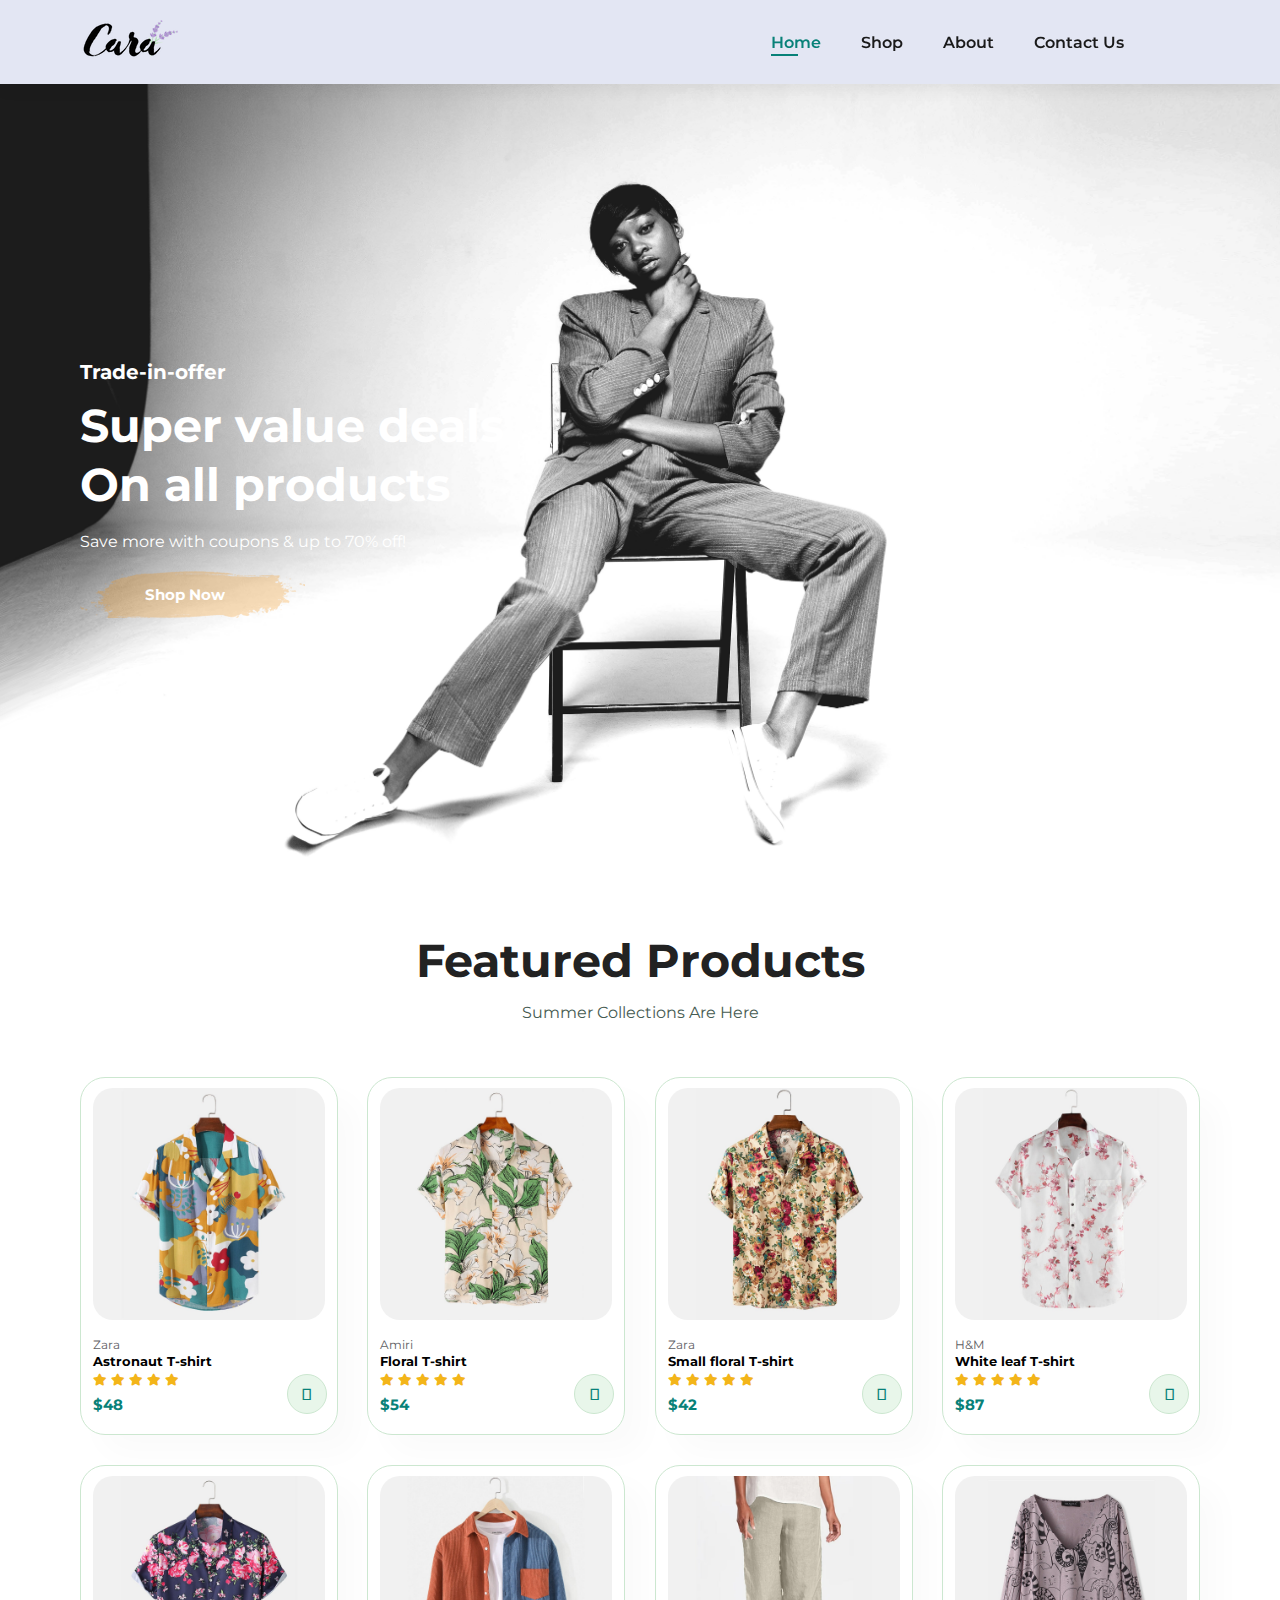
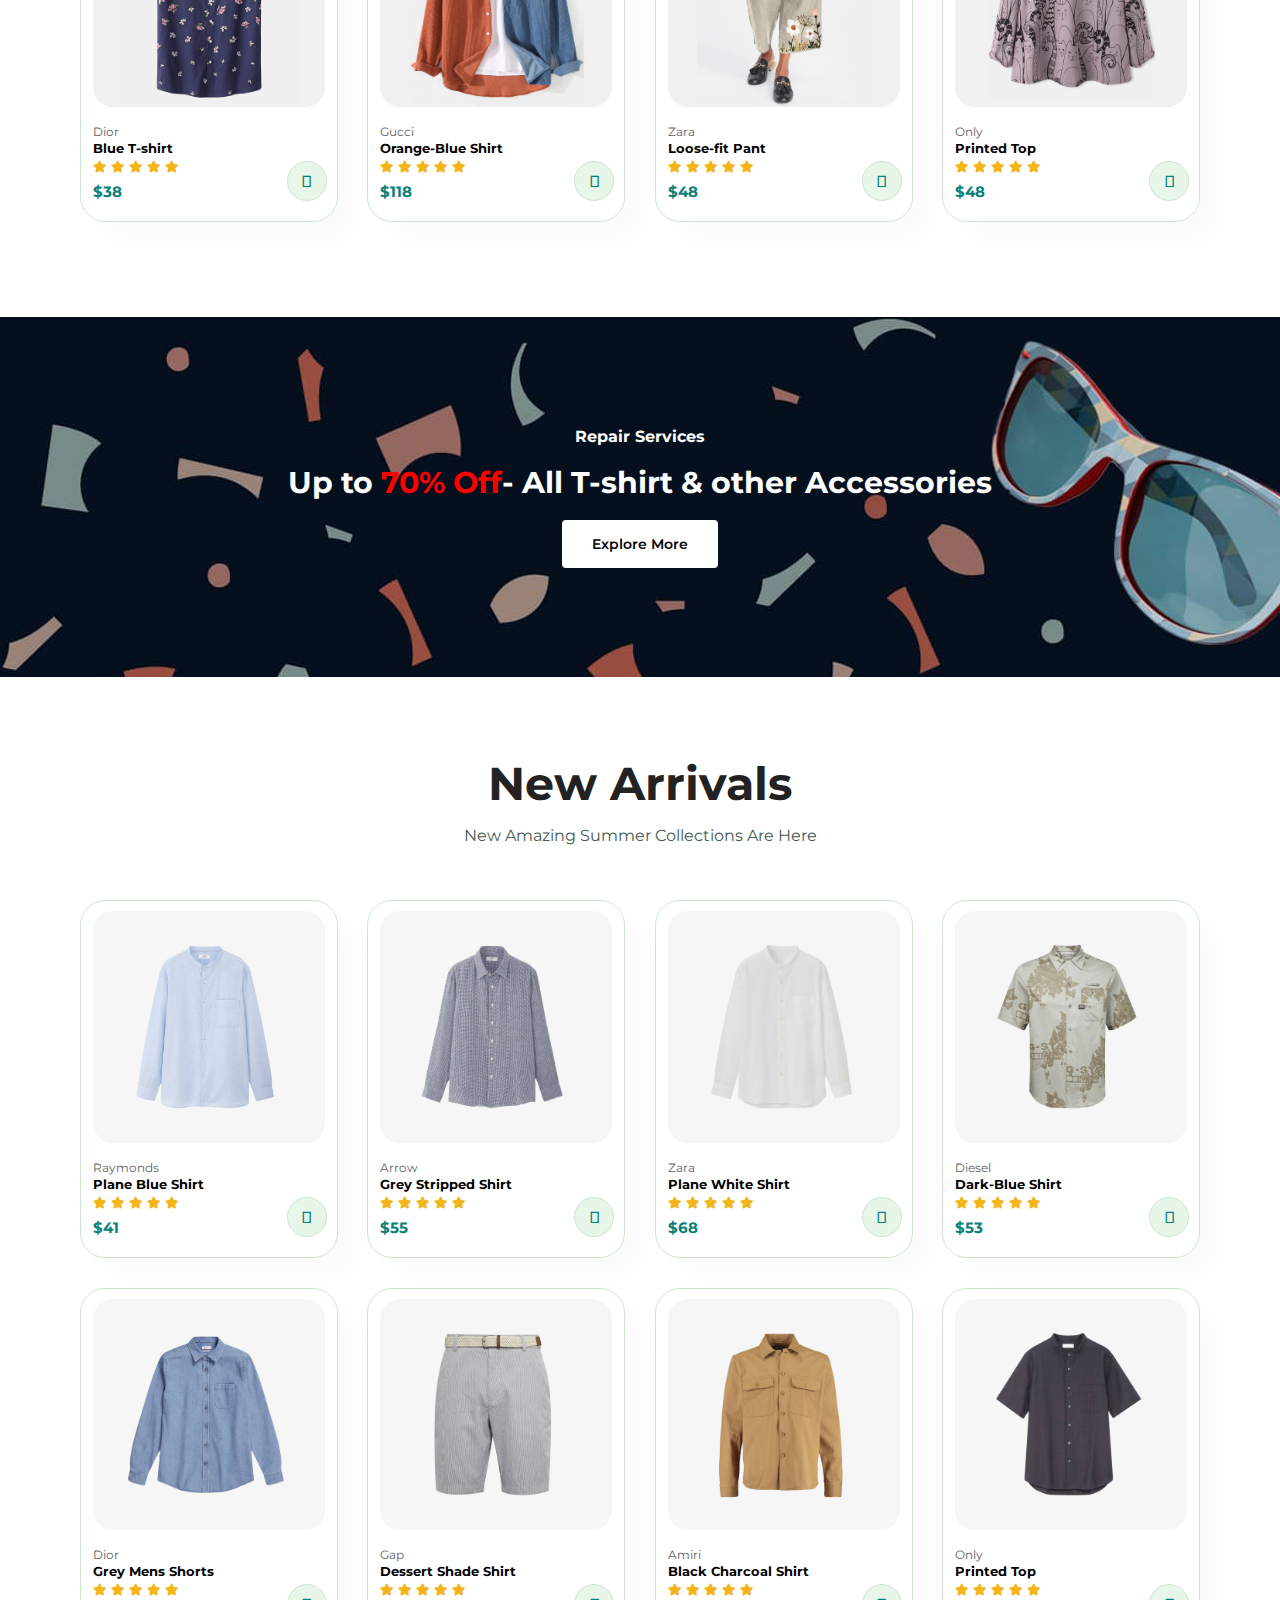
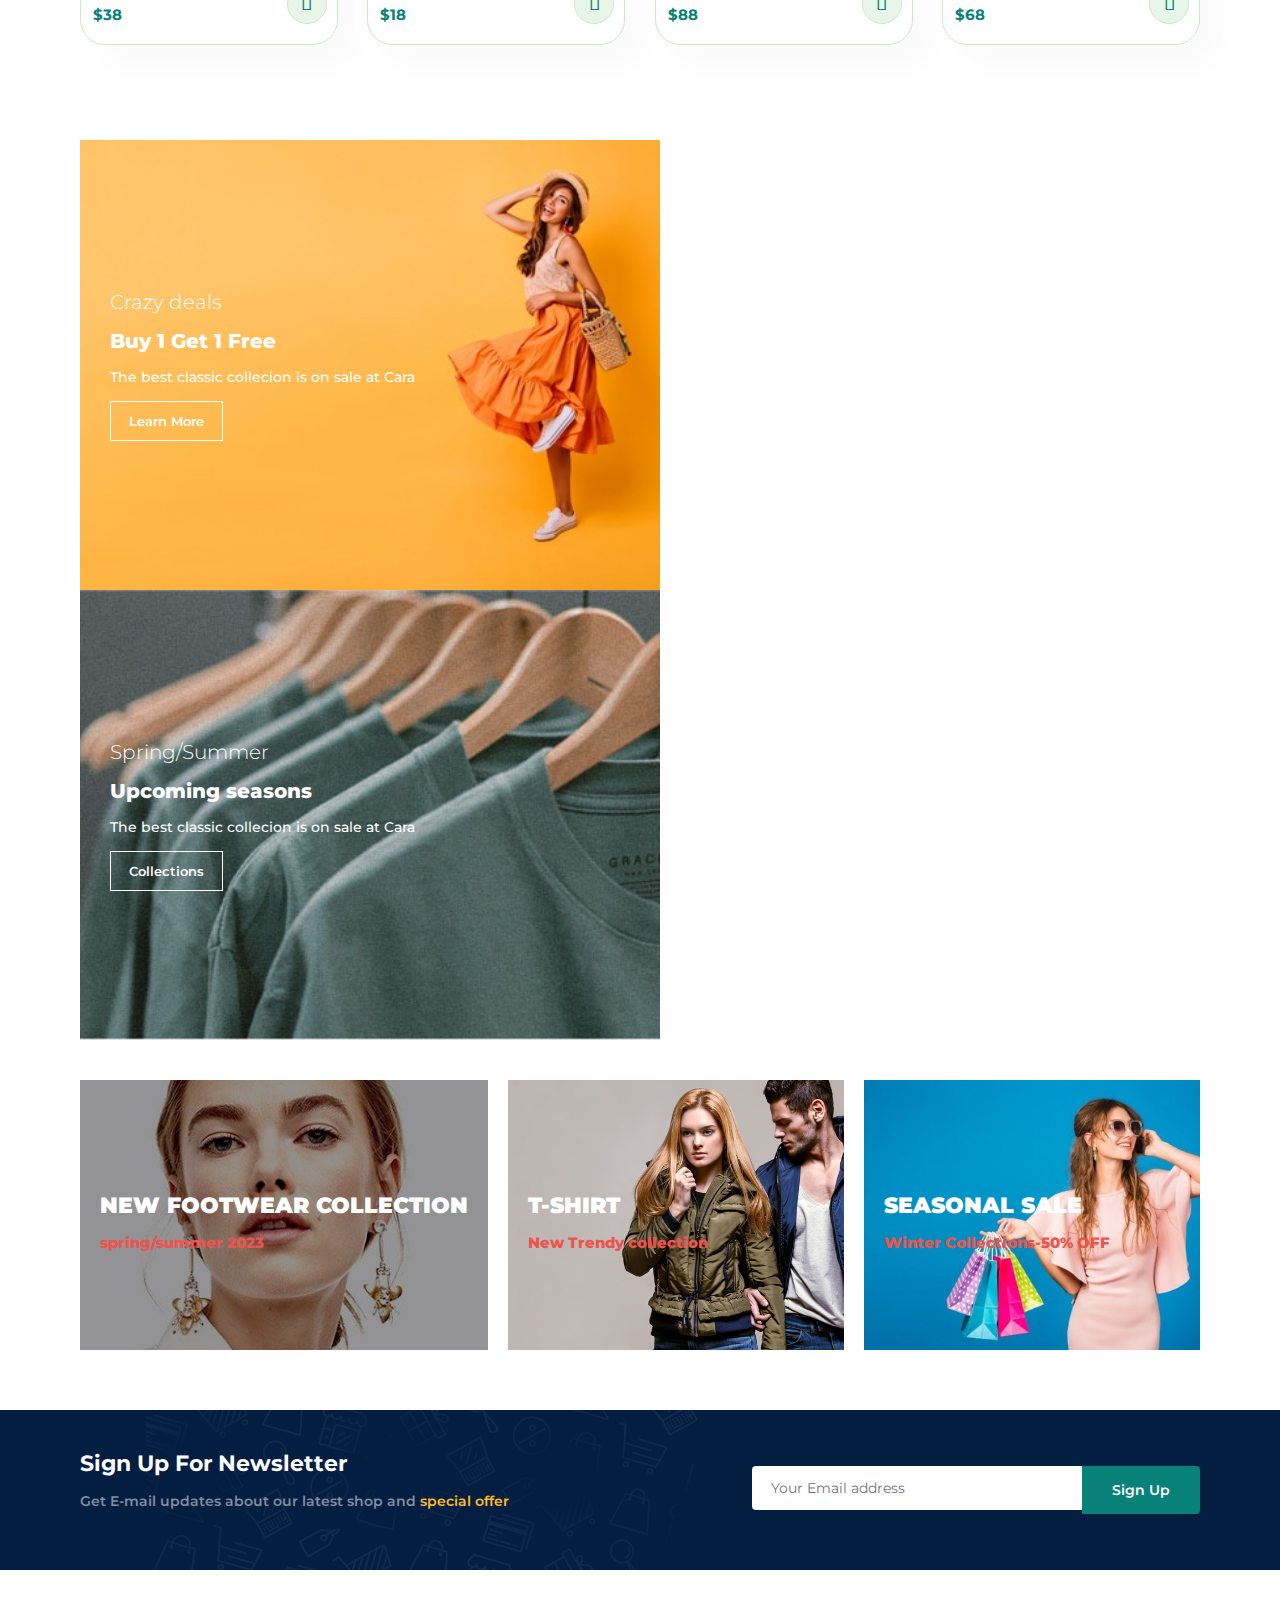
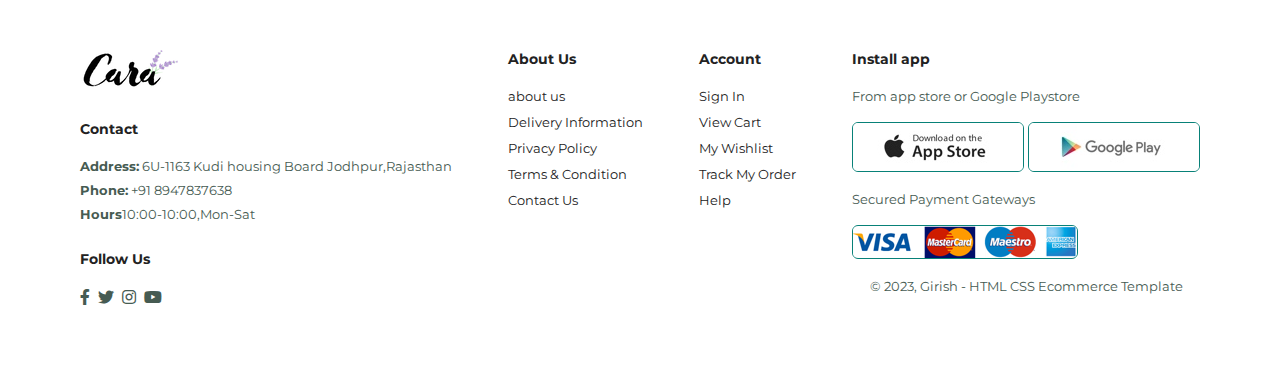
<file: index.html>
<!DOCTYPE html>
<html lang="en">
<head>
    <meta charset="UTF-8">
    <meta name="viewport" content="width=device-width, initial-scale=1.0">
    <link rel="stylesheet" href="https://pro.fontawesome.com/releases/v5.10.0/css/all.css"/>
    <title>E-commerce</title>
    <link rel="stylesheet" href="style.css">
  
</head>
<body>
   <section id="header">
    <a href="#"><img src="./img/cara.png" class="logo" srcset=""></a>
    <div>
        <ul id="navbar">
            <li><a class="active" href="index.html">Home</a></li>
            <li><a href="shop.html">Shop</a></li>
            
            <li><a href="about.html">About</a></li>
            <li><a href="contact.html">Contact Us</a></li>
            <li id="lg-bag"><a href="cart.html"><i class="far fa-shopping-bag"></i> </a></li>
            <a href="#" id="close"><i class="far fa-time"></i></a>
            


        </ul>


    </div>
    <div id="mobile">
       
        <a href="cart.html"><i class="far fa-shopping-bag"></i> </a>
        <i id="bar" class="fas fa-outdent"></i>
            
    </div>

   </section>

   <section id="hero">
    <h4 class="hii">Trade-in-offer</h4>
    <h2 class="bye">Super value deals</h2>
    <h1>On all products</h1>
    <p class="new">Save more with coupons & up to 70% off!</p>
    <button>Shop Now</button>


   </section>

  

   <section id="product1" class="section-p1">
    <h2>Featured Products</h2>
    <p>Summer Collections Are Here</p>
    <div class="pro-container">
        <div class="pro">
            <img src="img/products/f1.jpg" alt="" srcset="">
            <div class="des">
                <span>Zara</span>
                <h5>Astronaut T-shirt</h5>
                <div class="star">
                    <i class="fas fa-star"></i>
                    <i class="fas fa-star"></i>
                    <i class="fas fa-star"></i>
                    <i class="fas fa-star"></i>
                    <i class="fas fa-star"></i>
                </div>
                <h4>$48</h4>
            </div>
            <a href="#"><i class="fal fa-shopping-cart cart"></i></a>
        </div>
        <div class="pro">
            <img src="img/products/f2.jpg" alt="" srcset="">
            <div class="des">
                <span>Amiri</span>
                <h5>Floral T-shirt</h5>
                <div class="star">
                    <i class="fas fa-star"></i>
                    <i class="fas fa-star"></i>
                    <i class="fas fa-star"></i>
                    <i class="fas fa-star"></i>
                    <i class="fas fa-star"></i>
                </div>
                <h4>$54</h4>
            </div>
            <a href="#"><i class="fal fa-shopping-cart cart"></i></a>
        </div>
        <div class="pro">
            <img src="img/products/f3.jpg" alt="" srcset="">
            <div class="des">
                <span>Zara</span>
                <h5>Small floral T-shirt</h5>
                <div class="star">
                    <i class="fas fa-star"></i>
                    <i class="fas fa-star"></i>
                    <i class="fas fa-star"></i>
                    <i class="fas fa-star"></i>
                    <i class="fas fa-star"></i>
                </div>
                <h4>$42</h4>
            </div>
            <a href="#"><i class="fal fa-shopping-cart cart"></i></a>
        </div>
        <div class="pro">
            <img src="img/products/f4.jpg" alt="" srcset="">
            <div class="des">
                <span>H&M</span>
                <h5>White leaf T-shirt</h5>
                <div class="star">
                    <i class="fas fa-star"></i>
                    <i class="fas fa-star"></i>
                    <i class="fas fa-star"></i>
                    <i class="fas fa-star"></i>
                    <i class="fas fa-star"></i>
                </div>
                <h4>$87</h4>
            </div>
            <a href="#"><i class="fal fa-shopping-cart cart"></i></a>
        </div>
        <div class="pro">
            <img src="img/products/f5.jpg" alt="" srcset="">
            <div class="des">
                <span>Dior</span>
                <h5>Blue T-shirt</h5>
                <div class="star">
                    <i class="fas fa-star"></i>
                    <i class="fas fa-star"></i>
                    <i class="fas fa-star"></i>
                    <i class="fas fa-star"></i>
                    <i class="fas fa-star"></i>
                </div>
                <h4>$38</h4>
            </div>
            <a href="#"><i class="fal fa-shopping-cart cart"></i></a>
        </div>
        <div class="pro">
            <img src="img/products/f6.jpg" alt="" srcset="">
            <div class="des">
                <span>Gucci</span>
                <h5> Orange-Blue Shirt</h5>
                <div class="star">
                    <i class="fas fa-star"></i>
                    <i class="fas fa-star"></i>
                    <i class="fas fa-star"></i>
                    <i class="fas fa-star"></i>
                    <i class="fas fa-star"></i>
                </div>
                <h4>$118</h4>
            </div>
            <a href="#"><i class="fal fa-shopping-cart cart"></i></a>
        </div>
        <div class="pro">
            <img src="img/products/f7.jpg" alt="" srcset="">
            <div class="des">
                <span>Zara</span>
                <h5>Loose-fit Pant</h5>
                <div class="star">
                    <i class="fas fa-star"></i>
                    <i class="fas fa-star"></i>
                    <i class="fas fa-star"></i>
                    <i class="fas fa-star"></i>
                    <i class="fas fa-star"></i>
                </div>
                <h4>$48</h4>
            </div>
            <a href="#"><i class="fal fa-shopping-cart cart"></i></a>
        </div>
        <div class="pro">
            <img src="img/products/f8.jpg" alt="" srcset="">
            <div class="des">
                <span>Only</span>
                <h5>Printed Top</h5>
                <div class="star">
                    <i class="fas fa-star"></i>
                    <i class="fas fa-star"></i>
                    <i class="fas fa-star"></i>
                    <i class="fas fa-star"></i>
                    <i class="fas fa-star"></i>
                </div>
                <h4>$48</h4>
            </div>
            <a href="#"><i class="fal fa-shopping-cart cart"></i></a>
        </div>
        
        
    </div>
   </section>

   <section id="banner" class="section-m1">
    <h4>Repair Services</h4>
    <h2>Up to <span>70% Off</span>- All T-shirt & other Accessories</h2>
    <button class="normal">Explore More</button>

   </section>

   <section id="product1" class="section-p1">
    <h2>New Arrivals</h2>
    <p>New Amazing Summer Collections Are Here</p>
    <div class="pro-container">
        <div class="pro">
            <img src="img/products/n1.jpg" alt="" srcset="">
            <div class="des">
                <span>Raymonds</span>
                <h5>Plane Blue Shirt</h5>
                <div class="star">
                    <i class="fas fa-star"></i>
                    <i class="fas fa-star"></i>
                    <i class="fas fa-star"></i>
                    <i class="fas fa-star"></i>
                    <i class="fas fa-star"></i>
                </div>
                <h4>$41</h4>
            </div>
            <a href="#"><i class="fal fa-shopping-cart cart"></i></a>
        </div>
        <div class="pro">
            <img src="img/products/n2.jpg" alt="" srcset="">
            <div class="des">
                <span>Arrow</span>
                <h5>Grey Stripped Shirt</h5>
                <div class="star">
                    <i class="fas fa-star"></i>
                    <i class="fas fa-star"></i>
                    <i class="fas fa-star"></i>
                    <i class="fas fa-star"></i>
                    <i class="fas fa-star"></i>
                </div>
                <h4>$55</h4>
            </div>
            <a href="#"><i class="fal fa-shopping-cart cart"></i></a>
        </div>
        <div class="pro">
            <img src="img/products/n3.jpg" alt="" srcset="">
            <div class="des">
                <span>Zara</span>
                <h5>Plane White Shirt</h5>
                <div class="star">
                    <i class="fas fa-star"></i>
                    <i class="fas fa-star"></i>
                    <i class="fas fa-star"></i>
                    <i class="fas fa-star"></i>
                    <i class="fas fa-star"></i>
                </div>
                <h4>$68</h4>
            </div>
            <a href="#"><i class="fal fa-shopping-cart cart"></i></a>
        </div>
        <div class="pro">
            <img src="img/products/n4.jpg" alt="" srcset="">
            <div class="des">
                <span>Diesel</span>
                <h5>Dark-Blue Shirt</h5>
                <div class="star">
                    <i class="fas fa-star"></i>
                    <i class="fas fa-star"></i>
                    <i class="fas fa-star"></i>
                    <i class="fas fa-star"></i>
                    <i class="fas fa-star"></i>
                </div>
                <h4>$53</h4>
            </div>
            <a href="#"><i class="fal fa-shopping-cart cart"></i></a>
        </div>
        <div class="pro">
            <img src="img/products/n5.jpg" alt="" srcset="">
            <div class="des">
                <span>Dior</span>
                <h5>Grey Mens Shorts</h5>
                <div class="star">
                    <i class="fas fa-star"></i>
                    <i class="fas fa-star"></i>
                    <i class="fas fa-star"></i>
                    <i class="fas fa-star"></i>
                    <i class="fas fa-star"></i>
                </div>
                <h4>$38</h4>
            </div>
            <a href="#"><i class="fal fa-shopping-cart cart"></i></a>
        </div>
        <div class="pro">
            <img src="img/products/n6.jpg" alt="" srcset="">
            <div class="des">
                <span>Gap</span>
                <h5> Dessert Shade Shirt</h5>
                <div class="star">
                    <i class="fas fa-star"></i>
                    <i class="fas fa-star"></i>
                    <i class="fas fa-star"></i>
                    <i class="fas fa-star"></i>
                    <i class="fas fa-star"></i>
                </div>
                <h4>$18</h4>
            </div>
            <a href="#"><i class="fal fa-shopping-cart cart"></i></a>
        </div>
        <div class="pro">
            <img src="img/products/n7.jpg" alt="" srcset="">
            <div class="des">
                <span>Amiri</span>
                <h5>Black Charcoal Shirt</h5>
                <div class="star">
                    <i class="fas fa-star"></i>
                    <i class="fas fa-star"></i>
                    <i class="fas fa-star"></i>
                    <i class="fas fa-star"></i>
                    <i class="fas fa-star"></i>
                </div>
                <h4>$88</h4>
            </div>
            <a href="#"><i class="fal fa-shopping-cart cart"></i></a>
        </div>
        <div class="pro">
            <img src="img/products/n8.jpg" alt="" srcset="">
            <div class="des">
                <span>Only</span>
                <h5>Printed Top</h5>
                <div class="star">
                    <i class="fas fa-star"></i>
                    <i class="fas fa-star"></i>
                    <i class="fas fa-star"></i>
                    <i class="fas fa-star"></i>
                    <i class="fas fa-star"></i>
                </div>
                <h4>$68</h4>
            </div>
            <a href="#"><i class="fal fa-shopping-cart cart"></i></a>
        </div>
        
        
    </div>
   </section>

   <section id="sm-banner" class="section-p1">
    <div class="banner-box">
        <h4>Crazy deals</h4>
        <h2>Buy 1 Get 1 Free</h2>
        <span>The best classic collecion is on sale at Cara</span>
        <button class="white">Learn More</button>
    </div>
    <div class="banner-box banner-box2">
        <h4>Spring/Summer</h4>
        <h2>Upcoming seasons</h2>
        <span>The best classic collecion is on sale at Cara</span>
        <button class="white">Collections</button>
    </div>
   </section>

   <section id="banner3">
    <div class="banner-box">
        
        <h2>NEW FOOTWEAR COLLECTION</h2>
        <h3>spring/summer 2023</h3>
    </div>
    <div class="banner-box banner-box2">
        
        <h2>T-SHIRT</h2>
        <h3>New Trendy collection</h3>
        
        
    </div>
    <div class="banner-box banner-box3">
        
        <h2>SEASONAL SALE</h2>
        <h3>Winter Collections-50% OFF</h3>
        
        
    </div>


   </section>
   <section id="news" class="section-p1 section-m1">
    <div class="newstext">
        <h4>Sign Up For Newsletter</h4>
        <p>Get E-mail updates about our latest shop and <span>special offer</span> </p>
    </div>
    <div class="form">
        <input type="text" name="" id="" placeholder="Your Email address">
        <button class="normal">Sign Up</button>
    </div>
   </section>
   <footer class="section-p1">
    <div class="col">
        <img class="logo" src="img/cara.png" alt="" srcset="">
        <h4>Contact</h4>
        <p><strong>Address:</strong> 6U-1163 Kudi housing Board Jodhpur,Rajasthan</p>
        <p> <strong>Phone:</strong> +91 8947837638</p>
        <p><strong>Hours</strong>10:00-10:00,Mon-Sat</p>
        <div class="follow">
            <h4>Follow Us</h4>
            <div class="icon">
                <i class="fab fa-facebook-f"></i>
                <i class="fab fa-twitter"></i>
                <i class="fab fa-instagram"></i>
                <i class="fab fa-youtube"></i>
            </div>
        </div>


    </div>
    <div class="col">
        <h4>About Us</h4>
        <a href="#">about us</a>
        <a href="#">Delivery Information</a>
        <a href="#">Privacy Policy</a>
        <a href="#">Terms & Condition</a>
        <a href="#">Contact Us </a>
    </div>
    <div class="col">
        <h4>Account</h4>
        <a href="#">Sign In</a>
        <a href="#">View Cart</a>
        <a href="#">My Wishlist</a>
        <a href="#">Track My Order</a>
        <a href="#">Help</a>
    </div>
    <div class="col install">
        <h4>Install app</h4>
        <p>From app store or Google Playstore</p>
        <div class="row">
            <img src="img/pa/app.jpg" alt="" srcset="">
            <img src="img/pa/play.jpg" alt="">
            <p>Secured Payment Gateways</p>
            <img src="img/pa/pay.png" alt="">

        
        </div>
    <div class="copyright">
        <p>&#169 2023, Girish - HTML CSS    Ecommerce Template </p>
    </div>
   </footer>






    <script src="script.js"></script>
    

</body>
</html>
</file>
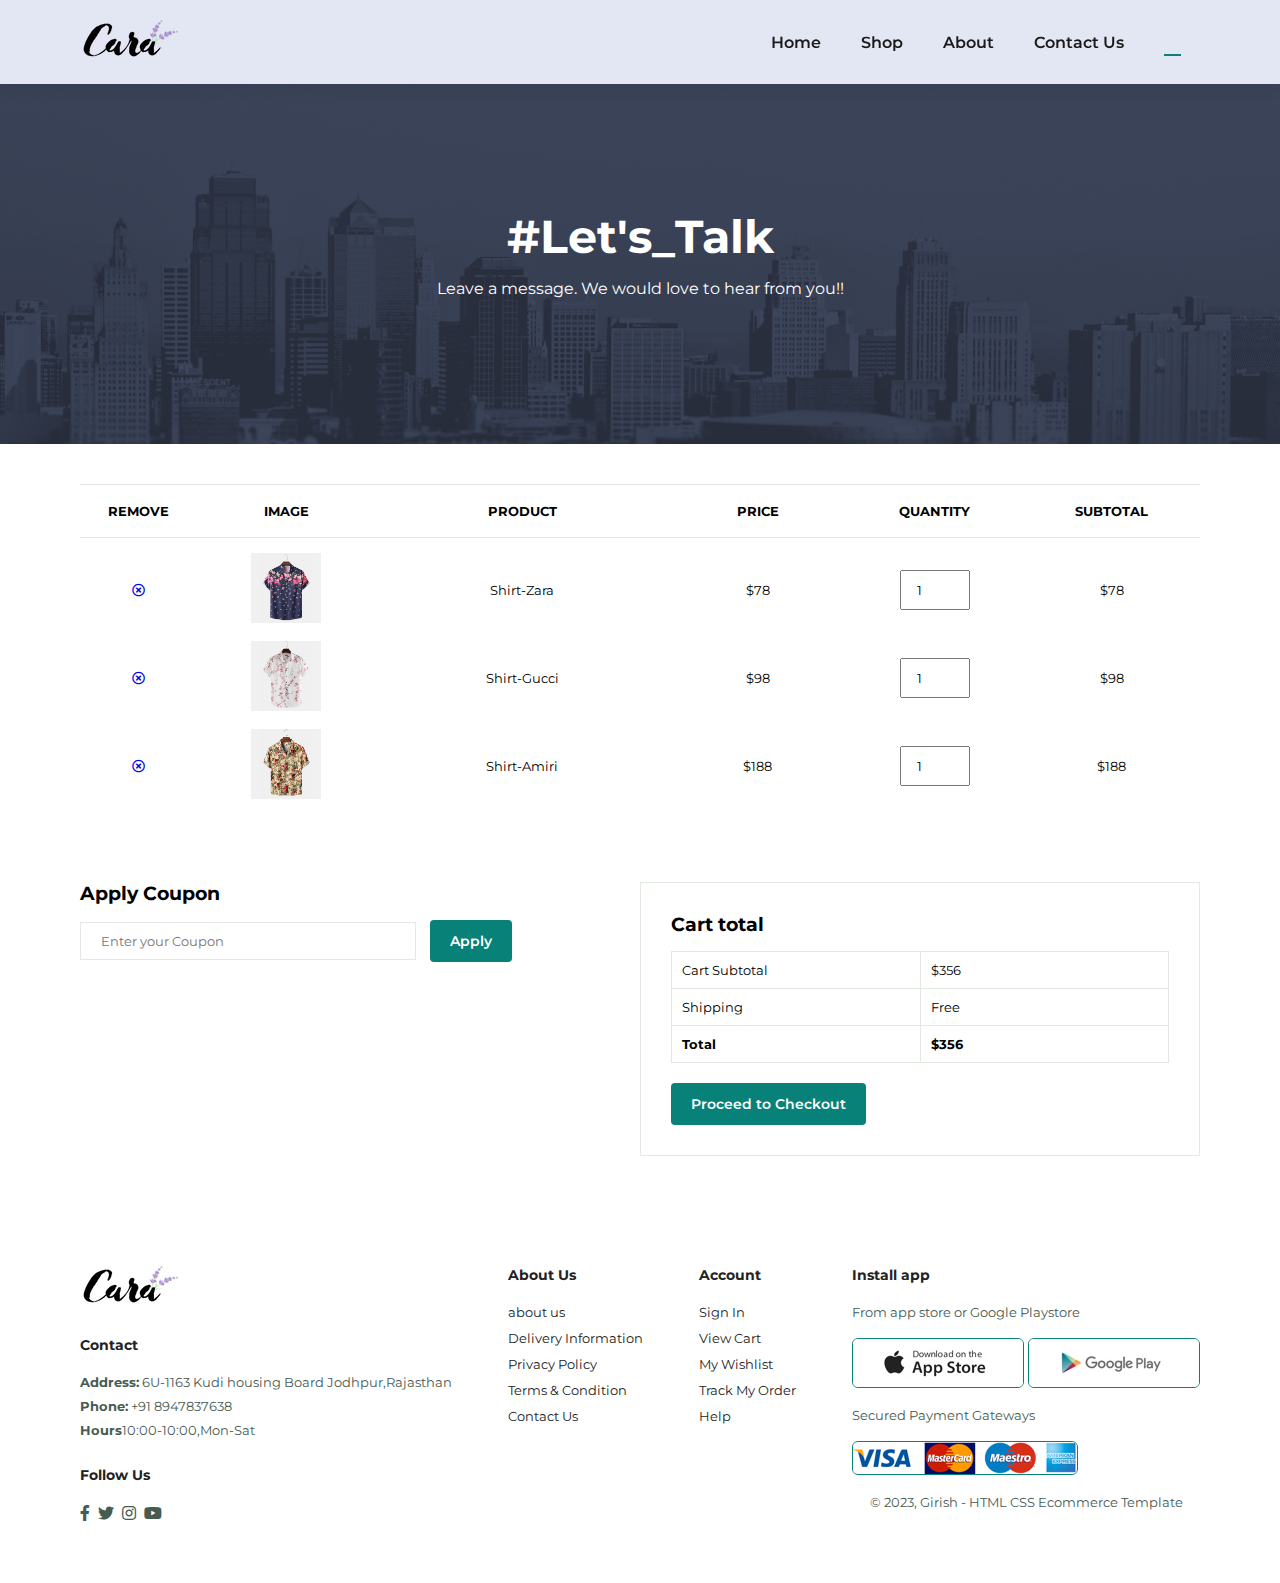
<file: cart.html>
<!DOCTYPE html>
<html lang="en">
<head>
    <meta charset="UTF-8">
    <meta name="viewport" content="width=device-width, initial-scale=1.0">
    <link rel="stylesheet" href="https://pro.fontawesome.com/releases/v5.10.0/css/all.css"/>
    <title>E-commerce</title>
    <link rel="stylesheet" href="style.css">
  
</head>
<body>
   <section id="header">
    <a href="#"><img src="./img/cara.png" class="logo" srcset=""></a>
    <div>
        <ul id="navbar">
            <li><a  href="index.html">Home</a></li>
            <li><a  href="shop.html">Shop</a></li>
            
            <li><a  href="about.html">About</a></li>
            <li><a  href="contact.html">Contact Us</a></li>
            <li id="lg-bag"><a class="active" href="cart.html"><i class="far fa-shopping-bag"></i> </a></li>
            <a href="#" id="close"><i class="far fa-time"></i></a>
            


        </ul>


    </div>
    <div id="mobile">
       
        <a href="cart.html"><i class="far fa-shopping-bag"></i> </a>
        <i id="bar" class="fas fa-outdent"></i>
            
    </div>

   </section>

   <section id="page-header" class="about-header">
    
    <h2 class="bye" >#Let's_Talk</h2>
    
    <p class="new">Leave a message. We would love to hear from you!!</p>
    


   </section>

   <section id="cart" class="section-p1"> 
    <table width="100%">
        <thead>
            <tr>
                <td>Remove</td>
                <td>Image</td>
                <td>Product</td>
                <td>Price</td>
                <td>Quantity</td>
                <td>Subtotal</td>
            </tr>
        </thead>
        <tbody>
            <tr>
                <td><a href="#"><i class="far fa-times-circle"></i></a></td>
                <td><img src="img/products/f5.jpg"></td>
                <td>Shirt-Zara</td>
                <td>$78</td>
                <td><input type="number" value="1"></td>
                <td>$78</td>
            </tr>
            <tr>
                <td><a href="#"><i class="far fa-times-circle"></i></a></td>
                <td><img src="img/products/f4.jpg"></td>
                <td>Shirt-Gucci</td>
                <td>$98</td>
                <td><input type="number" value="1"></td>
                <td>$98</td>
            </tr>
            <tr>
                <td><a href="#"><i class="far fa-times-circle"></i></a></td>
                <td><img src="img/products/f3.jpg"></td>
                <td>Shirt-Amiri</td>
                <td>$188</td>
                <td><input type="number" value="1"></td>
                <td>$188</td>
            </tr>
        </tbody>
    </table>
   </section>

   <section id="cart-add" class="section-p1">
    <div id="coupon">
        <h3>Apply Coupon</h3>
        <div>
            <input type="text" placeholder="Enter your Coupon">
            <button class="normal">Apply</button>
        </div>
    </div>
    <div id="subtotal">
        <h3>Cart total</h3>
        <table>
            <tr>
                <td>Cart Subtotal</td>
                <td>$356</td>

            </tr>
            <tr>
                <td>Shipping</td>
                <td>Free</td>
            </tr>
            <tr>
                <td><strong>Total</strong></td>
                <td><strong>$356</strong></td>
            </tr>
        </table>
        <button class="normal">Proceed to Checkout</button>
    </div>
   </section>

  

   <footer class="section-p1">
    <div class="col">
        <img class="logo" src="img/cara.png" alt="" srcset="">
        <h4>Contact</h4>
        <p><strong>Address:</strong> 6U-1163 Kudi housing Board Jodhpur,Rajasthan</p>
        <p> <strong>Phone:</strong> +91 8947837638</p>
        <p><strong>Hours</strong>10:00-10:00,Mon-Sat</p>
        <div class="follow">
            <h4>Follow Us</h4>
            <div class="icon">
                <i class="fab fa-facebook-f"></i>
                <i class="fab fa-twitter"></i>
                <i class="fab fa-instagram"></i>
                <i class="fab fa-youtube"></i>
            </div>
        </div>


    </div>
    <div class="col">
        <h4>About Us</h4>
        <a href="#">about us</a>
        <a href="#">Delivery Information</a>
        <a href="#">Privacy Policy</a>
        <a href="#">Terms & Condition</a>
        <a href="#">Contact Us </a>
    </div>
    <div class="col">
        <h4>Account</h4>
        <a href="#">Sign In</a>
        <a href="#">View Cart</a>
        <a href="#">My Wishlist</a>
        <a href="#">Track My Order</a>
        <a href="#">Help</a>
    </div>
    <div class="col install">
        <h4>Install app</h4>
        <p>From app store or Google Playstore</p>
        <div class="row">
            <img src="img/pa/app.jpg" alt="" srcset="">
            <img src="img/pa/play.jpg" alt="">
            <p>Secured Payment Gateways</p>
            <img src="img/pa/pay.png" alt="">

        
        </div>
    <div class="copyright">
        <p>&#169 2023, Girish - HTML CSS    Ecommerce Template </p>
    </div>
   </footer>






    <script src="script.js"></script>
    

</body>
</html>
</file>
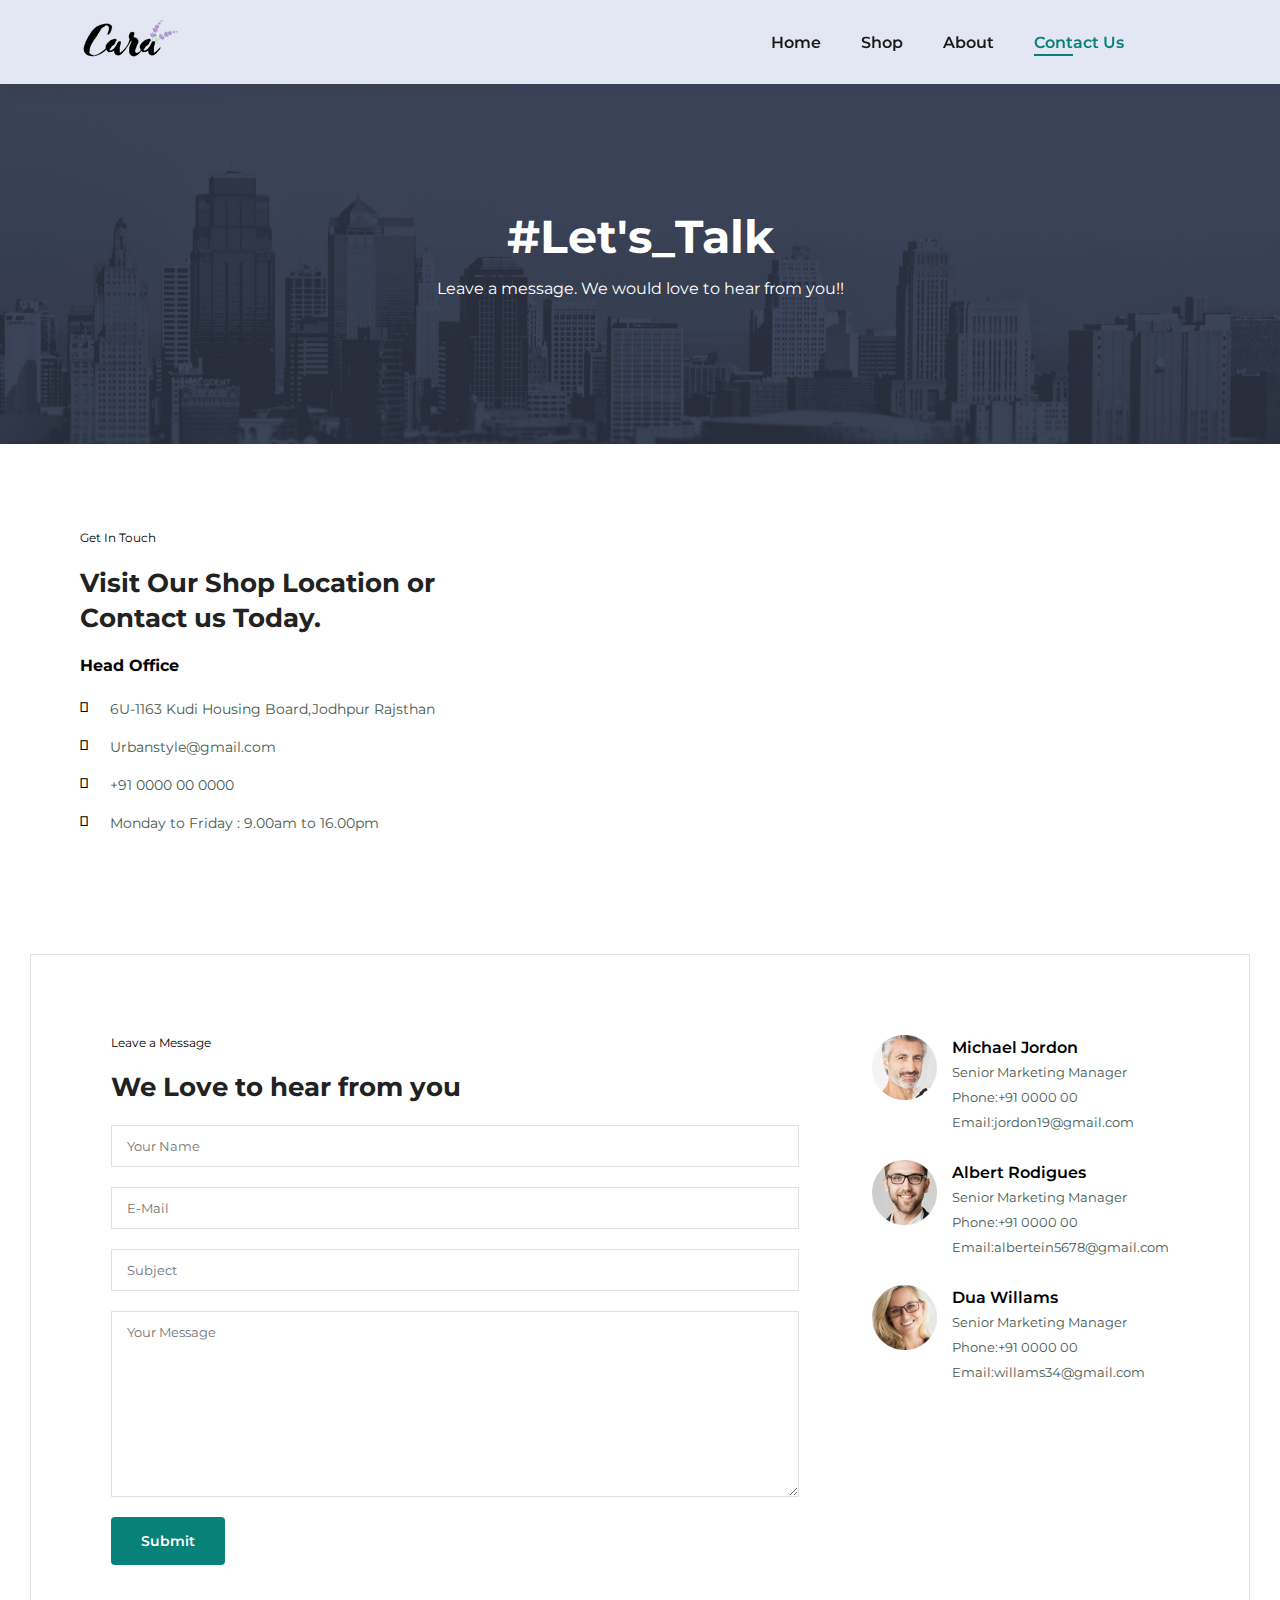
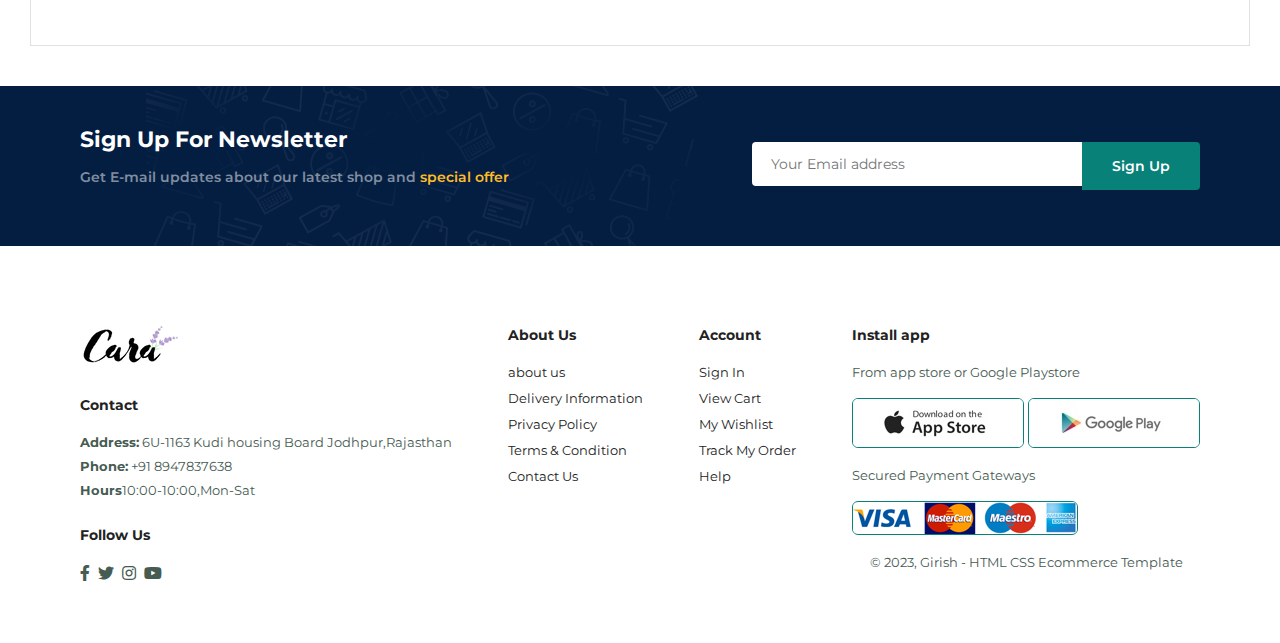
<file: contact.html>
<!DOCTYPE html>
<html lang="en">
<head>
    <meta charset="UTF-8">
    <meta name="viewport" content="width=device-width, initial-scale=1.0">
    <link rel="stylesheet" href="https://pro.fontawesome.com/releases/v5.10.0/css/all.css"/>
    <title>E-commerce</title>
    <link rel="stylesheet" href="style.css">
  
</head>
<body>
   <section id="header">
    <a href="#"><img src="./img/cara.png" class="logo" srcset=""></a>
    <div>
        <ul id="navbar">
            <li><a  href="index.html">Home</a></li>
            <li><a  href="shop.html">Shop</a></li>
            
            <li><a  href="about.html">About</a></li>
            <li><a class="active" href="contact.html">Contact Us</a></li>
            <li id="lg-bag"><a href="cart.html"><i class="far fa-shopping-bag"></i> </a></li>
            <a href="#" id="close"><i class="far fa-time"></i></a>
            


        </ul>


    </div>
    <div id="mobile">
       
        <a href="cart.html"><i class="far fa-shopping-bag"></i> </a>
        <i id="bar" class="fas fa-outdent"></i>
            
    </div>

   </section>

   <section id="page-header" class="about-header">
    
    <h2 class="bye" >#Let's_Talk</h2>
    
    <p class="new">Leave a message. We would love to hear from you!!</p>
    


   </section>

   <section id="contact-details" class="section-p1">
    <div class="details">
        <span>Get In Touch</span>
        <h2>Visit Our Shop Location or Contact us Today. </h2>
        <h3>Head Office</h3>
        <div>
            <li>
                <i class="fal fa-map"></i>
                <p>6U-1163 Kudi Housing Board,Jodhpur Rajsthan</p>
            </li>
            <li>
                <i class="fal fa-envelope"></i>
                <p>Urbanstyle@gmail.com</p>
            </li>
            <li>
                <i class="fal fa-phone-alt"></i>
                <p>+91 0000 00 0000</p>
            </li>
            <li>
                <i class="fal fa-clock"></i>
                <p>Monday to Friday : 9.00am to 16.00pm</p>
            </li>
        </div>
    </div>
    <div class="map">
        <iframe src="https://www.google.com/maps/embed?pb=!1m18!1m12!1m3!1d3579.446077106603!2d73.02498402391136!3d26.214691639741726!2m3!1f0!2f0!3f0!3m2!1i1024!2i768!4f13.1!3m3!1m2!1s0x39418bbcb8ea16e5%3A0xe195c6980d878f02!2sKudi%2C%20Kudi%20Bhagtasni%20Housing%20Board%2C%20Jodhpur%2C%20Rajasthan%20342005!5e0!3m2!1sen!2sin!4v1689060472959!5m2!1sen!2sin" width="600" height="450" style="border:0;" allowfullscreen="" loading="lazy" referrerpolicy="no-referrer-when-downgrade"></iframe>
    </div>
   </section>

   <section id="form-details">
    <form action="">
        <span>Leave a Message</span>
        <h2>We Love to hear from you</h2>
        <input type="text" placeholder="Your Name">
        <input type="text" placeholder="E-Mail">
        <input type="text" placeholder="Subject">
        <textarea name="" id="" cols="30" rows="10" placeholder="Your Message"></textarea>
        <button class="normal">Submit</button>
    </form>

    <div class="people">
        <div>
            <img src="img/people/1.png" alt="">
            <p><span>Michael Jordon</span>Senior Marketing Manager<br> Phone:+91 0000 00 <br>Email:jordon19@gmail.com</p>
        </div>
        <div>
            <img src="img/people/2.png" alt="">
            <p><span>Albert Rodigues</span>Senior Marketing Manager<br> Phone:+91 0000 00 <br>Email:albertein5678@gmail.com</p>
        </div>
        <div>
            <img src="img/people/3.png" alt="">
            <p><span>Dua Willams</span>Senior Marketing Manager<br> Phone:+91 0000 00 <br>Email:willams34@gmail.com</p>
        </div>
    </div>
   </section>


   <section id="news" class="section-p1 section-m1">
    <div class="newstext">
        <h4>Sign Up For Newsletter</h4>
        <p>Get E-mail updates about our latest shop and <span>special offer</span> </p>
    </div>
    <div class="form">
        <input type="text" name="" id="" placeholder="Your Email address">
        <button class="normal">Sign Up</button>
    </div>
   </section>

   <footer class="section-p1">
    <div class="col">
        <img class="logo" src="img/cara.png" alt="" srcset="">
        <h4>Contact</h4>
        <p><strong>Address:</strong> 6U-1163 Kudi housing Board Jodhpur,Rajasthan</p>
        <p> <strong>Phone:</strong> +91 8947837638</p>
        <p><strong>Hours</strong>10:00-10:00,Mon-Sat</p>
        <div class="follow">
            <h4>Follow Us</h4>
            <div class="icon">
                <i class="fab fa-facebook-f"></i>
                <i class="fab fa-twitter"></i>
                <i class="fab fa-instagram"></i>
                <i class="fab fa-youtube"></i>
            </div>
        </div>


    </div>
    <div class="col">
        <h4>About Us</h4>
        <a href="#">about us</a>
        <a href="#">Delivery Information</a>
        <a href="#">Privacy Policy</a>
        <a href="#">Terms & Condition</a>
        <a href="#">Contact Us </a>
    </div>
    <div class="col">
        <h4>Account</h4>
        <a href="#">Sign In</a>
        <a href="#">View Cart</a>
        <a href="#">My Wishlist</a>
        <a href="#">Track My Order</a>
        <a href="#">Help</a>
    </div>
    <div class="col install">
        <h4>Install app</h4>
        <p>From app store or Google Playstore</p>
        <div class="row">
            <img src="img/pa/app.jpg" alt="" srcset="">
            <img src="img/pa/play.jpg" alt="">
            <p>Secured Payment Gateways</p>
            <img src="img/pa/pay.png" alt="">

        
        </div>
    <div class="copyright">
        <p>&#169 2023, Girish - HTML CSS    Ecommerce Template </p>
    </div>
   </footer>






    <script src="script.js"></script>
    

</body>
</html>
</file>
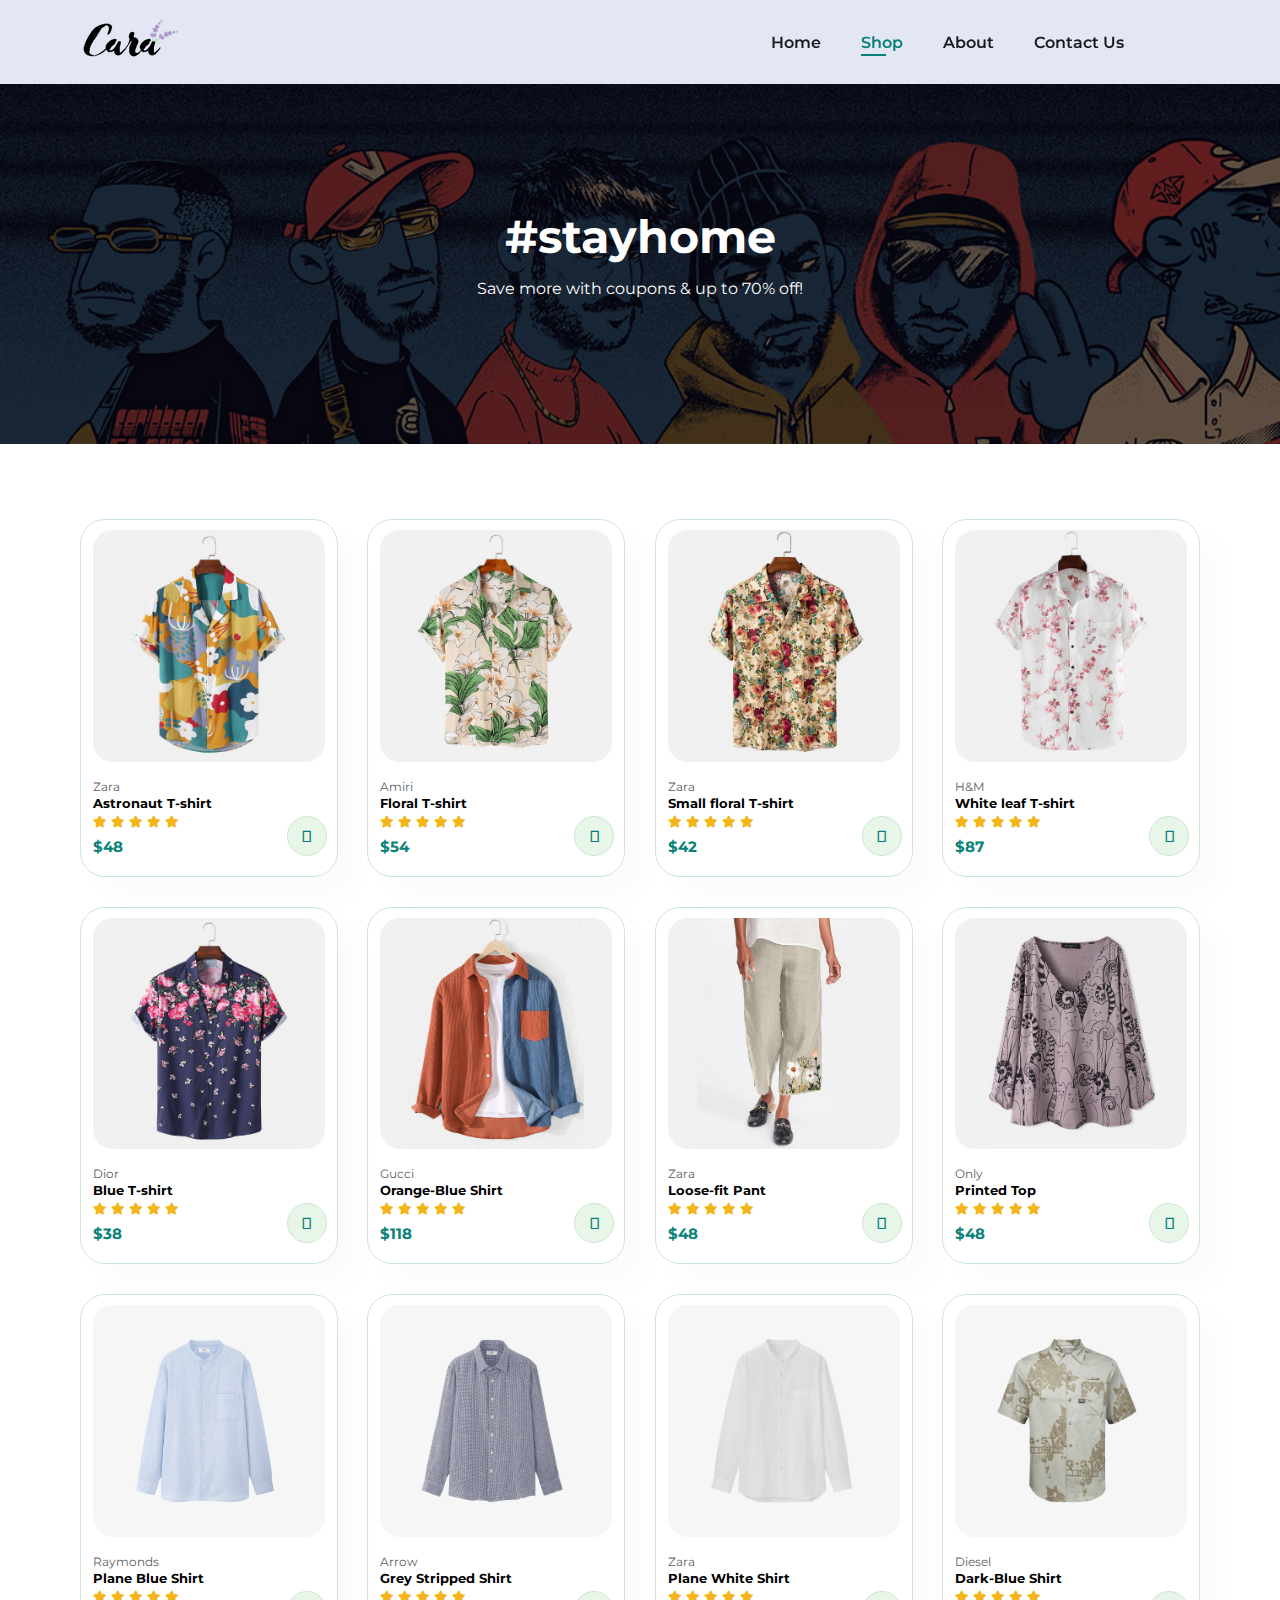
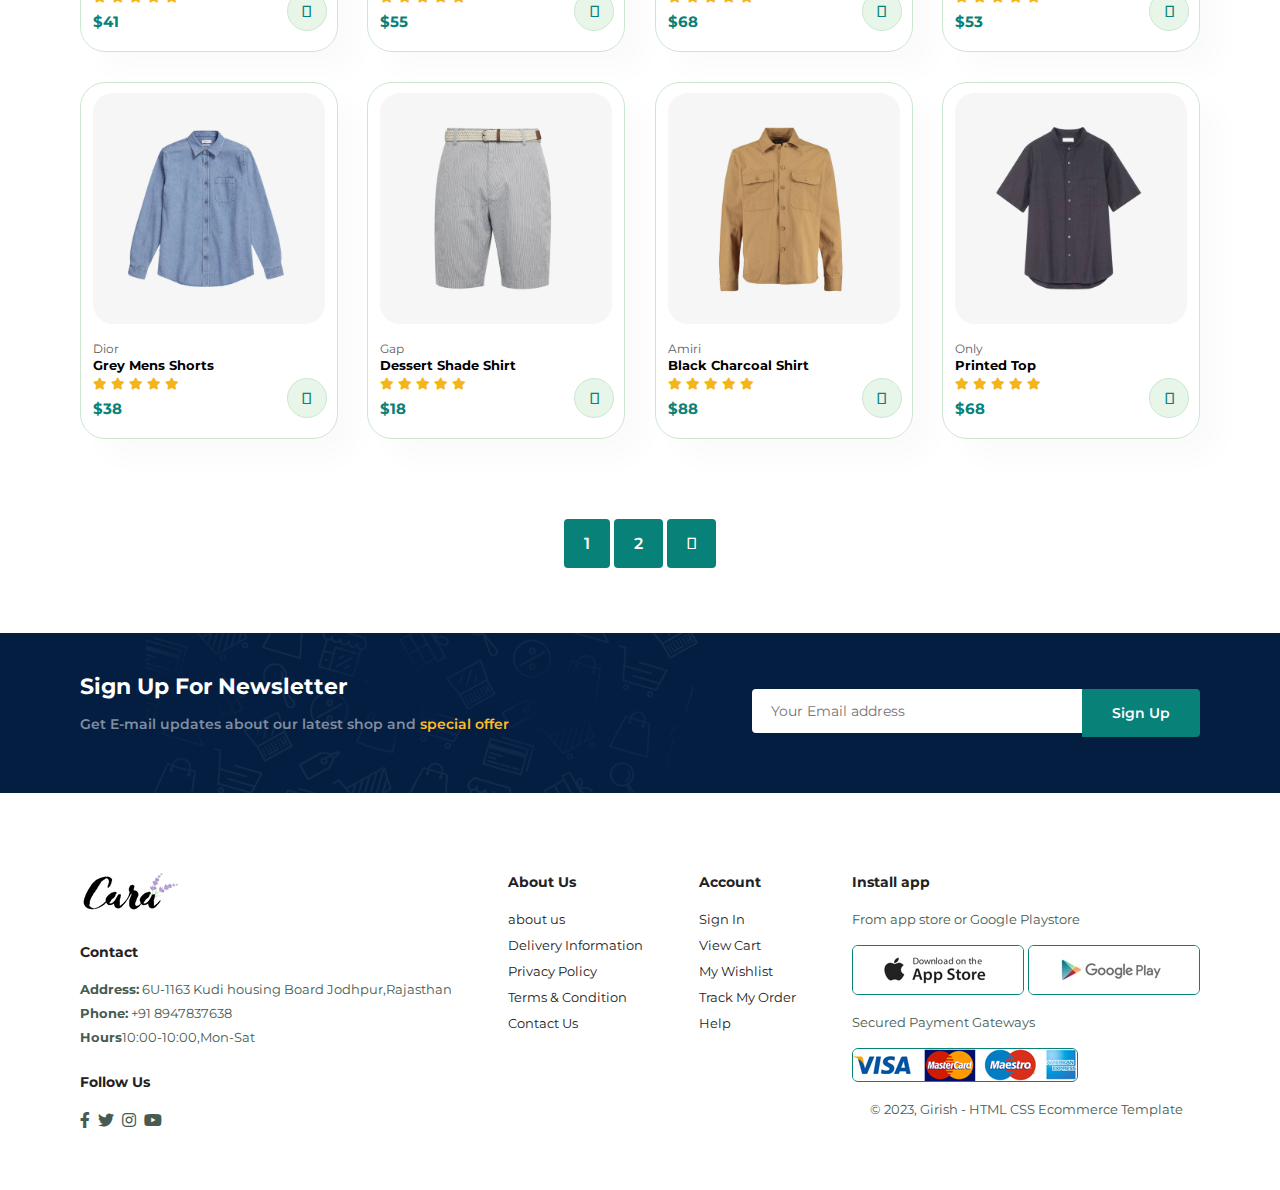
<file: shop.html>
<!DOCTYPE html>
<html lang="en">
<head>
    <meta charset="UTF-8">
    <meta name="viewport" content="width=device-width, initial-scale=1.0">
    <link rel="stylesheet" href="https://pro.fontawesome.com/releases/v5.10.0/css/all.css"/>
    <title>E-commerce</title>
    <link rel="stylesheet" href="style.css">
  
</head>
<body>
   <section id="header">
    <a href="#"><img src="./img/cara.png" class="logo" srcset=""></a>
    <div>
        <ul id="navbar">
            <li><a  href="index.html">Home</a></li>
            <li><a class="active" href="shop.html">Shop</a></li>
            
            <li><a href="about.html">About</a></li>
            <li><a href="contact.html">Contact Us</a></li>
            <li id="lg-bag"><a href="cart.html"><i class="far fa-shopping-bag"></i> </a></li>
            <a href="#" id="close"><i class="far fa-time"></i></a>
            


        </ul>


    </div>
    <div id="mobile">
       
        <a href="cart.html"><i class="far fa-shopping-bag"></i> </a>
        <i id="bar" class="fas fa-outdent"></i>
            
    </div>

   </section>

   <section id="page-header">
    
    <h2 class="bye">#stayhome</h2>
    
    <p class="new">Save more with coupons & up to 70% off!</p>
    


   </section>

  

   <section id="product1" class="section-p1">
   
    <div class="pro-container">
        <div class="pro" onclick="window.location.href='sproduct.html';">
            <img src="img/products/f1.jpg" alt="" srcset="">
            <div class="des">
                <span>Zara</span>
                <h5>Astronaut T-shirt</h5>
                <div class="star">
                    <i class="fas fa-star"></i>
                    <i class="fas fa-star"></i>
                    <i class="fas fa-star"></i>
                    <i class="fas fa-star"></i>
                    <i class="fas fa-star"></i>
                </div>
                <h4>$48</h4>
            </div>
            <a href="#"><i class="fal fa-shopping-cart cart"></i></a>
        </div>
        <div class="pro">
            <img src="img/products/f2.jpg" alt="" srcset="">
            <div class="des">
                <span>Amiri</span>
                <h5>Floral T-shirt</h5>
                <div class="star">
                    <i class="fas fa-star"></i>
                    <i class="fas fa-star"></i>
                    <i class="fas fa-star"></i>
                    <i class="fas fa-star"></i>
                    <i class="fas fa-star"></i>
                </div>
                <h4>$54</h4>
            </div>
            <a href="#"><i class="fal fa-shopping-cart cart"></i></a>
        </div>
        <div class="pro">
            <img src="img/products/f3.jpg" alt="" srcset="">
            <div class="des">
                <span>Zara</span>
                <h5>Small floral T-shirt</h5>
                <div class="star">
                    <i class="fas fa-star"></i>
                    <i class="fas fa-star"></i>
                    <i class="fas fa-star"></i>
                    <i class="fas fa-star"></i>
                    <i class="fas fa-star"></i>
                </div>
                <h4>$42</h4>
            </div>
            <a href="#"><i class="fal fa-shopping-cart cart"></i></a>
        </div>
        <div class="pro">
            <img src="img/products/f4.jpg" alt="" srcset="">
            <div class="des">
                <span>H&M</span>
                <h5>White leaf T-shirt</h5>
                <div class="star">
                    <i class="fas fa-star"></i>
                    <i class="fas fa-star"></i>
                    <i class="fas fa-star"></i>
                    <i class="fas fa-star"></i>
                    <i class="fas fa-star"></i>
                </div>
                <h4>$87</h4>
            </div>
            <a href="#"><i class="fal fa-shopping-cart cart"></i></a>
        </div>
        <div class="pro">
            <img src="img/products/f5.jpg" alt="" srcset="">
            <div class="des">
                <span>Dior</span>
                <h5>Blue T-shirt</h5>
                <div class="star">
                    <i class="fas fa-star"></i>
                    <i class="fas fa-star"></i>
                    <i class="fas fa-star"></i>
                    <i class="fas fa-star"></i>
                    <i class="fas fa-star"></i>
                </div>
                <h4>$38</h4>
            </div>
            <a href="#"><i class="fal fa-shopping-cart cart"></i></a>
        </div>
        <div class="pro">
            <img src="img/products/f6.jpg" alt="" srcset="">
            <div class="des">
                <span>Gucci</span>
                <h5> Orange-Blue Shirt</h5>
                <div class="star">
                    <i class="fas fa-star"></i>
                    <i class="fas fa-star"></i>
                    <i class="fas fa-star"></i>
                    <i class="fas fa-star"></i>
                    <i class="fas fa-star"></i>
                </div>
                <h4>$118</h4>
            </div>
            <a href="#"><i class="fal fa-shopping-cart cart"></i></a>
        </div>
        <div class="pro">
            <img src="img/products/f7.jpg" alt="" srcset="">
            <div class="des">
                <span>Zara</span>
                <h5>Loose-fit Pant</h5>
                <div class="star">
                    <i class="fas fa-star"></i>
                    <i class="fas fa-star"></i>
                    <i class="fas fa-star"></i>
                    <i class="fas fa-star"></i>
                    <i class="fas fa-star"></i>
                </div>
                <h4>$48</h4>
            </div>
            <a href="#"><i class="fal fa-shopping-cart cart"></i></a>
        </div>
        <div class="pro">
            <img src="img/products/f8.jpg" alt="" srcset="">
            <div class="des">
                <span>Only</span>
                <h5>Printed Top</h5>
                <div class="star">
                    <i class="fas fa-star"></i>
                    <i class="fas fa-star"></i>
                    <i class="fas fa-star"></i>
                    <i class="fas fa-star"></i>
                    <i class="fas fa-star"></i>
                </div>
                <h4>$48</h4>
            </div>
            <a href="#"><i class="fal fa-shopping-cart cart"></i></a>
        </div>
        
        
    
   
        <div class="pro">
            <img src="img/products/n1.jpg" alt="" srcset="">
            <div class="des">
                <span>Raymonds</span>
                <h5>Plane Blue Shirt</h5>
                <div class="star">
                    <i class="fas fa-star"></i>
                    <i class="fas fa-star"></i>
                    <i class="fas fa-star"></i>
                    <i class="fas fa-star"></i>
                    <i class="fas fa-star"></i>
                </div>
                <h4>$41</h4>
            </div>
            <a href="#"><i class="fal fa-shopping-cart cart"></i></a>
        </div>
        <div class="pro">
            <img src="img/products/n2.jpg" alt="" srcset="">
            <div class="des">
                <span>Arrow</span>
                <h5>Grey Stripped Shirt</h5>
                <div class="star">
                    <i class="fas fa-star"></i>
                    <i class="fas fa-star"></i>
                    <i class="fas fa-star"></i>
                    <i class="fas fa-star"></i>
                    <i class="fas fa-star"></i>
                </div>
                <h4>$55</h4>
            </div>
            <a href="#"><i class="fal fa-shopping-cart cart"></i></a>
        </div>
        <div class="pro">
            <img src="img/products/n3.jpg" alt="" srcset="">
            <div class="des">
                <span>Zara</span>
                <h5>Plane White Shirt</h5>
                <div class="star">
                    <i class="fas fa-star"></i>
                    <i class="fas fa-star"></i>
                    <i class="fas fa-star"></i>
                    <i class="fas fa-star"></i>
                    <i class="fas fa-star"></i>
                </div>
                <h4>$68</h4>
            </div>
            <a href="#"><i class="fal fa-shopping-cart cart"></i></a>
        </div>
        <div class="pro">
            <img src="img/products/n4.jpg" alt="" srcset="">
            <div class="des">
                <span>Diesel</span>
                <h5>Dark-Blue Shirt</h5>
                <div class="star">
                    <i class="fas fa-star"></i>
                    <i class="fas fa-star"></i>
                    <i class="fas fa-star"></i>
                    <i class="fas fa-star"></i>
                    <i class="fas fa-star"></i>
                </div>
                <h4>$53</h4>
            </div>
            <a href="#"><i class="fal fa-shopping-cart cart"></i></a>
        </div>
        <div class="pro">
            <img src="img/products/n5.jpg" alt="" srcset="">
            <div class="des">
                <span>Dior</span>
                <h5>Grey Mens Shorts</h5>
                <div class="star">
                    <i class="fas fa-star"></i>
                    <i class="fas fa-star"></i>
                    <i class="fas fa-star"></i>
                    <i class="fas fa-star"></i>
                    <i class="fas fa-star"></i>
                </div>
                <h4>$38</h4>
            </div>
            <a href="#"><i class="fal fa-shopping-cart cart"></i></a>
        </div>
        <div class="pro">
            <img src="img/products/n6.jpg" alt="" srcset="">
            <div class="des">
                <span>Gap</span>
                <h5> Dessert Shade Shirt</h5>
                <div class="star">
                    <i class="fas fa-star"></i>
                    <i class="fas fa-star"></i>
                    <i class="fas fa-star"></i>
                    <i class="fas fa-star"></i>
                    <i class="fas fa-star"></i>
                </div>
                <h4>$18</h4>
            </div>
            <a href="#"><i class="fal fa-shopping-cart cart"></i></a>
        </div>
        <div class="pro">
            <img src="img/products/n7.jpg" alt="" srcset="">
            <div class="des">
                <span>Amiri</span>
                <h5>Black Charcoal Shirt</h5>
                <div class="star">
                    <i class="fas fa-star"></i>
                    <i class="fas fa-star"></i>
                    <i class="fas fa-star"></i>
                    <i class="fas fa-star"></i>
                    <i class="fas fa-star"></i>
                </div>
                <h4>$88</h4>
            </div>
            <a href="#"><i class="fal fa-shopping-cart cart"></i></a>
        </div>
        <div class="pro">
            <img src="img/products/n8.jpg" alt="" srcset="">
            <div class="des">
                <span>Only</span>
                <h5>Printed Top</h5>
                <div class="star">
                    <i class="fas fa-star"></i>
                    <i class="fas fa-star"></i>
                    <i class="fas fa-star"></i>
                    <i class="fas fa-star"></i>
                    <i class="fas fa-star"></i>
                </div>
                <h4>$68</h4>
            </div>
            <a href="#"><i class="fal fa-shopping-cart cart"></i></a>
        </div>
        
        
    </div>
   </section>

   <section id="pagination" class="section-p1">
    <a href="#">1</a>
    <a href="#">2</a>
    <a href="#"><i class="fal fa-long-arrow-alt-right"></i></a>
   </section>

   <section id="news" class="section-p1 section-m1">
    <div class="newstext">
        <h4>Sign Up For Newsletter</h4>
        <p>Get E-mail updates about our latest shop and <span>special offer</span> </p>
    </div>
    <div class="form">
        <input type="text" name="" id="" placeholder="Your Email address">
        <button class="normal">Sign Up</button>
    </div>
   </section>
   <footer class="section-p1">
    <div class="col">
        <img class="logo" src="img/cara.png" alt="" srcset="">
        <h4>Contact</h4>
        <p><strong>Address:</strong> 6U-1163 Kudi housing Board Jodhpur,Rajasthan</p>
        <p> <strong>Phone:</strong> +91 8947837638</p>
        <p><strong>Hours</strong>10:00-10:00,Mon-Sat</p>
        <div class="follow">
            <h4>Follow Us</h4>
            <div class="icon">
                <i class="fab fa-facebook-f"></i>
                <i class="fab fa-twitter"></i>
                <i class="fab fa-instagram"></i>
                <i class="fab fa-youtube"></i>
            </div>
        </div>


    </div>
    <div class="col">
        <h4>About Us</h4>
        <a href="#">about us</a>
        <a href="#">Delivery Information</a>
        <a href="#">Privacy Policy</a>
        <a href="#">Terms & Condition</a>
        <a href="#">Contact Us </a>
    </div>
    <div class="col">
        <h4>Account</h4>
        <a href="#">Sign In</a>
        <a href="#">View Cart</a>
        <a href="#">My Wishlist</a>
        <a href="#">Track My Order</a>
        <a href="#">Help</a>
    </div>
    <div class="col install">
        <h4>Install app</h4>
        <p>From app store or Google Playstore</p>
        <div class="row">
            <img src="img/pa/app.jpg" alt="" srcset="">
            <img src="img/pa/play.jpg" alt="">
            <p>Secured Payment Gateways</p>
            <img src="img/pa/pay.png" alt="">

        
        </div>
    <div class="copyright">
        <p>&#169 2023, Girish - HTML CSS    Ecommerce Template </p>
    </div>
   </footer>






    <script src="script.js"></script>
    

</body>
</html>
</file>
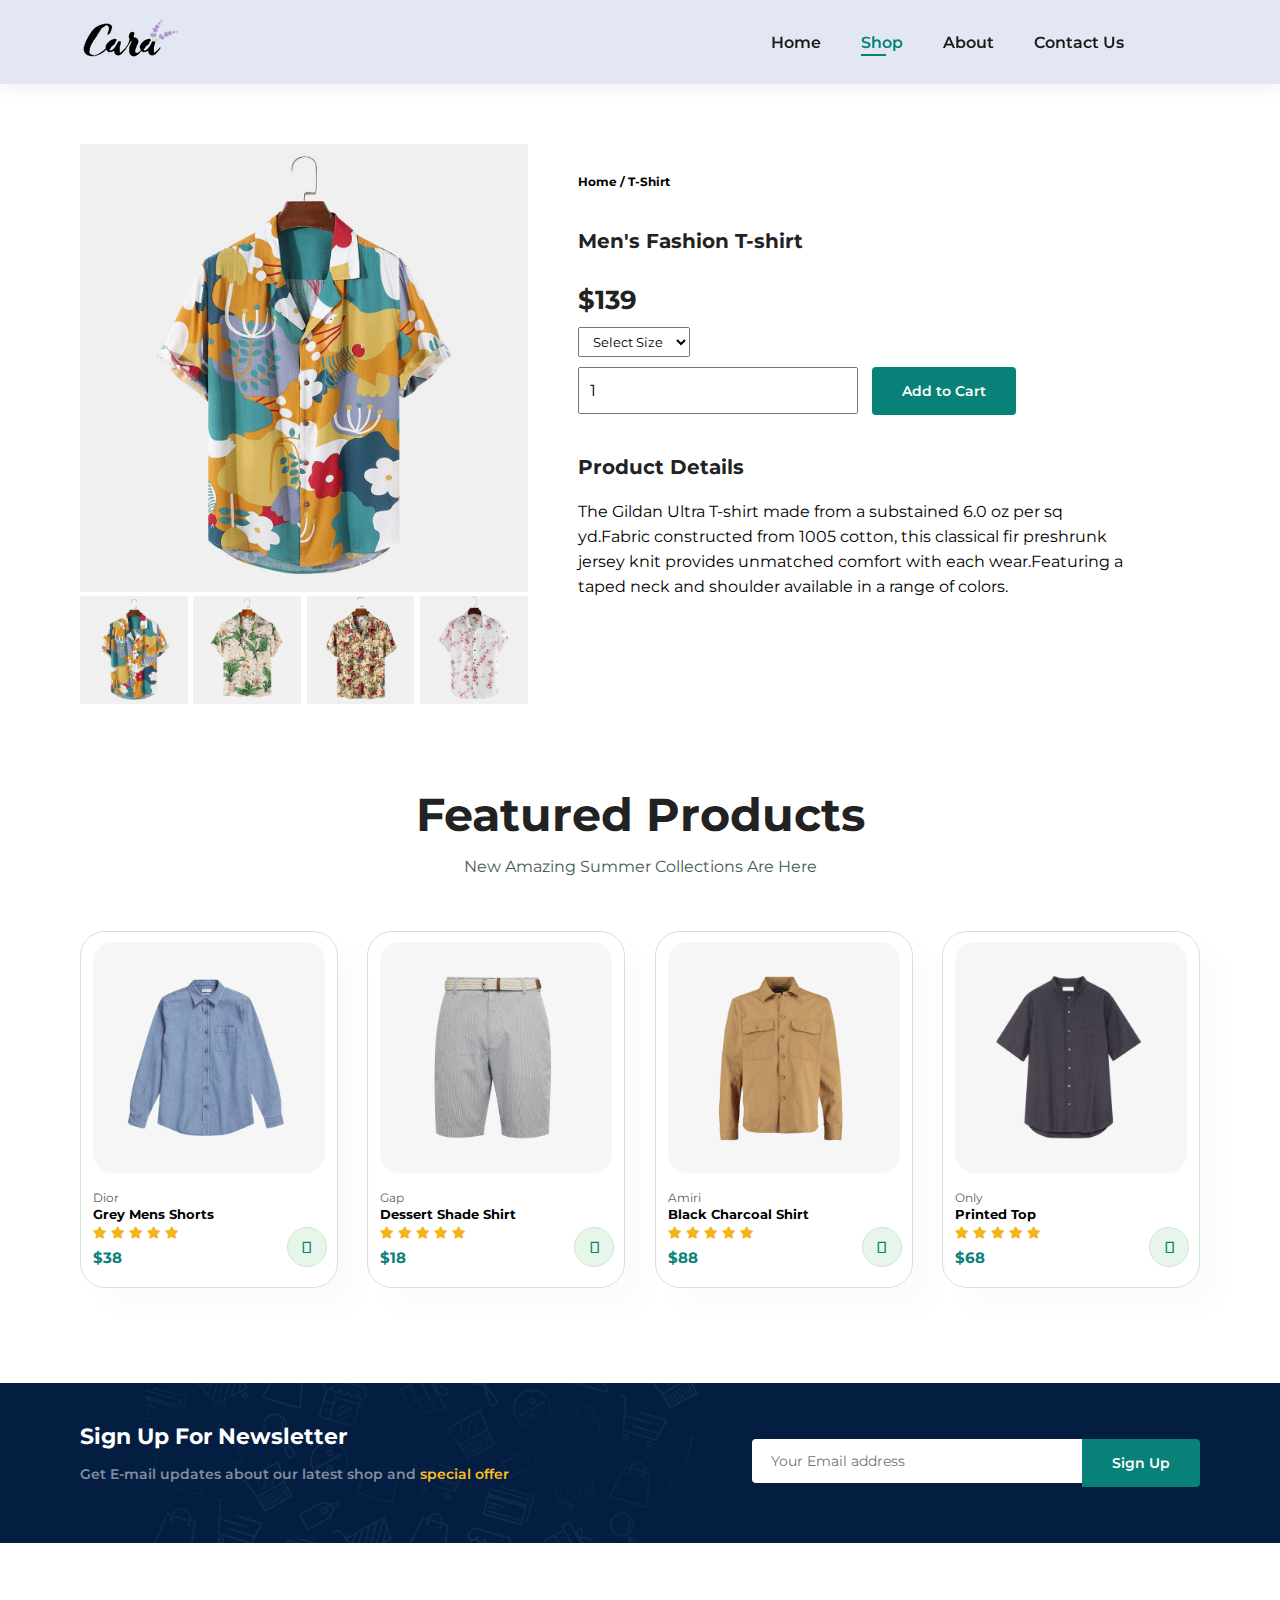
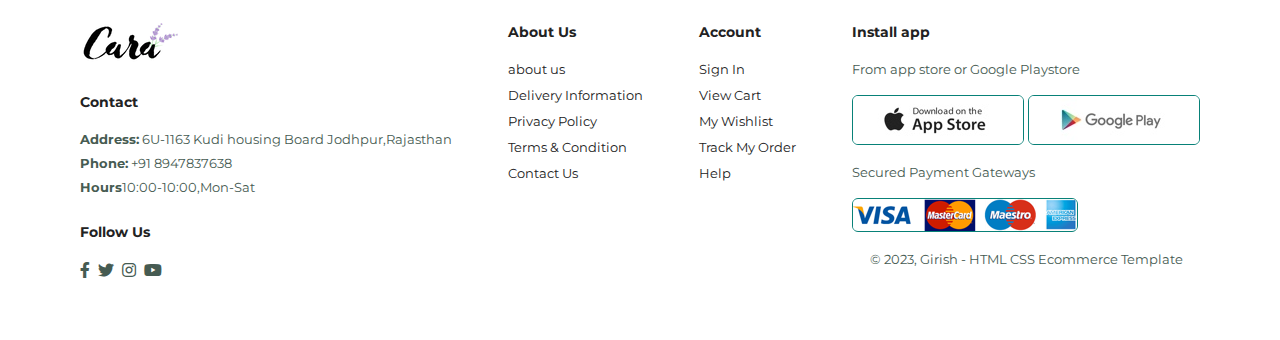
<file: sproduct.html>
<!DOCTYPE html>
<html lang="en">
<head>
    <meta charset="UTF-8">
    <meta name="viewport" content="width=device-width, initial-scale=1.0">
    <link rel="stylesheet" href="https://pro.fontawesome.com/releases/v5.10.0/css/all.css"/>
    <title>E-commerce</title>
    <link rel="stylesheet" href="style.css">
  
</head>
<body>
   <section id="header">
    <a href="#"><img src="./img/cara.png" class="logo" srcset=""></a>
    <div>
        <ul id="navbar">
            <li><a  href="index.html">Home</a></li>
            <li><a class="active" href="shop.html">Shop</a></li>
            
            <li><a href="about.html">About</a></li>
            <li><a href="contact.html">Contact Us</a></li>
            <li id="lg-bag"><a href="cart.html"><i class="far fa-shopping-bag"></i> </a></li>
            <a href="#" id="close"><i class="far fa-time"></i></a>
            


        </ul>


    </div>
    <div id="mobile">
       
        <a href="cart.html"><i class="far fa-shopping-bag"></i> </a>
        <i id="bar" class="fas fa-outdent"></i>
            
    </div>

   </section>

   <section id="prodetails" class="section-p1">
    <div class="single-pro-image">  
        <img src="img/products/f1.jpg" width="100% " id="MainImg" alt="">
    

        <div class="small-img-group">
            <div class="small-img-col">
                <img src="img/products/f1.jpg" width="100%" class="small-img" alt="">
            </div>
            <div class="small-img-col">
                <img src="img/products/f2.jpg" width="100%" class="small-img" alt="">
            </div>
            <div class="small-img-col">
                <img src="img/products/f3.jpg" width="100%" class="small-img" alt="">
            </div>
            <div class="small-img-col">
                <img src="img/products/f4.jpg" width="100%" class="small-img" alt="">
            </div>
        </div>
        

    </div>

    <div class="single-pro-details">
        <h6>Home / T-Shirt</h6>
        <h4>Men's Fashion T-shirt</h4>
        <h2>$139</h2>
        <select >
            <option>Select Size</option>
            <option>Small</option>
            <option>Medium</option>
            <option>Large</option>
            <option>XL</option>
            <option>XXL</option>
            
        </select>
        <input type="number" value="1">
        <button class="normal">Add to Cart</button>
        <h4>Product Details</h4>
        <span>The Gildan Ultra T-shirt made from a substained 6.0 oz per sq yd.Fabric constructed from 1005 cotton, this classical fir preshrunk jersey knit provides unmatched comfort with each wear.Featuring a taped neck and shoulder available in a range of colors.</span>
    </div>
   </section>

   <section id="product1" class="section-p1">
    <h2>Featured Products</h2>
    <p>New Amazing Summer Collections Are Here</p>
    <div class="pro-container">
        
        <div class="pro">
            <img src="img/products/n5.jpg" alt="" srcset="">
            <div class="des">
                <span>Dior</span>
                <h5>Grey Mens Shorts</h5>
                <div class="star">
                    <i class="fas fa-star"></i>
                    <i class="fas fa-star"></i>
                    <i class="fas fa-star"></i>
                    <i class="fas fa-star"></i>
                    <i class="fas fa-star"></i>
                </div>
                <h4>$38</h4>
            </div>
            <a href="#"><i class="fal fa-shopping-cart cart"></i></a>
        </div>
        <div class="pro">
            <img src="img/products/n6.jpg" alt="" srcset="">
            <div class="des">
                <span>Gap</span>
                <h5> Dessert Shade Shirt</h5>
                <div class="star">
                    <i class="fas fa-star"></i>
                    <i class="fas fa-star"></i>
                    <i class="fas fa-star"></i>
                    <i class="fas fa-star"></i>
                    <i class="fas fa-star"></i>
                </div>
                <h4>$18</h4>
            </div>
            <a href="#"><i class="fal fa-shopping-cart cart"></i></a>
        </div>
        <div class="pro">
            <img src="img/products/n7.jpg" alt="" srcset="">
            <div class="des">
                <span>Amiri</span>
                <h5>Black Charcoal Shirt</h5>
                <div class="star">
                    <i class="fas fa-star"></i>
                    <i class="fas fa-star"></i>
                    <i class="fas fa-star"></i>
                    <i class="fas fa-star"></i>
                    <i class="fas fa-star"></i>
                </div>
                <h4>$88</h4>
            </div>
            <a href="#"><i class="fal fa-shopping-cart cart"></i></a>
        </div>
        <div class="pro">
            <img src="img/products/n8.jpg" alt="" srcset="">
            <div class="des">
                <span>Only</span>
                <h5>Printed Top</h5>
                <div class="star">
                    <i class="fas fa-star"></i>
                    <i class="fas fa-star"></i>
                    <i class="fas fa-star"></i>
                    <i class="fas fa-star"></i>
                    <i class="fas fa-star"></i>
                </div>
                <h4>$68</h4>
            </div>
            <a href="#"><i class="fal fa-shopping-cart cart"></i></a>
        </div>
        
        
    </div>
   </section>




   <section id="news" class="section-p1 section-m1">
    <div class="newstext">
        <h4>Sign Up For Newsletter</h4>
        <p>Get E-mail updates about our latest shop and <span>special offer</span> </p>
    </div>
    <div class="form">
        <input type="text" name="" id="" placeholder="Your Email address">
        <button class="normal">Sign Up</button>
    </div>
   </section>
   <footer class="section-p1">
    <div class="col">
        <img class="logo" src="img/cara.png" alt="" srcset="">
        <h4>Contact</h4>
        <p><strong>Address:</strong> 6U-1163 Kudi housing Board Jodhpur,Rajasthan</p>
        <p> <strong>Phone:</strong> +91 8947837638</p>
        <p><strong>Hours</strong>10:00-10:00,Mon-Sat</p>
        <div class="follow">
            <h4>Follow Us</h4>
            <div class="icon">
                <i class="fab fa-facebook-f"></i>
                <i class="fab fa-twitter"></i>
                <i class="fab fa-instagram"></i>
                <i class="fab fa-youtube"></i>
            </div>
        </div>


    </div>
    <div class="col">
        <h4>About Us</h4>
        <a href="#">about us</a>
        <a href="#">Delivery Information</a>
        <a href="#">Privacy Policy</a>
        <a href="#">Terms & Condition</a>
        <a href="#">Contact Us </a>
    </div>
    <div class="col">
        <h4>Account</h4>
        <a href="#">Sign In</a>
        <a href="#">View Cart</a>
        <a href="#">My Wishlist</a>
        <a href="#">Track My Order</a>
        <a href="#">Help</a>
    </div>
    <div class="col install">
        <h4>Install app</h4>
        <p>From app store or Google Playstore</p>
        <div class="row">
            <img src="img/pa/app.jpg" alt="" srcset="">
            <img src="img/pa/play.jpg" alt="">
            <p>Secured Payment Gateways</p>
            <img src="img/pa/pay.png" alt="">

        
        </div>
    <div class="copyright">
        <p>&#169 2023, Girish - HTML CSS    Ecommerce Template </p>
    </div>
   </footer>

   <script>
    var MainImg= document.getElementById("MainImg");
    var smallimg=document.getElementsByClassName("small-img");
    smallimg[0].onclick = function(){
        MainImg.src = smallimg[0].src;
    }
    smallimg[1].onclick = function(){
        MainImg.src = smallimg[1].src;
    }
    smallimg[2].onclick = function(){
        MainImg.src = smallimg[2].src;
    }
    smallimg[3].onclick = function(){
        MainImg.src = smallimg[3].src;
    }

   </script>






    <script src="script.js"></script>
    

</body>
</html>
</file>
<file: style.css>
@import url('https://fonts.googleapis.com/css2?family=Montserrat:ital,wght@0,200;0,300;0,500;0,600;0,700;0,900;1,100;1,200;1,300;1,400;1,500;1,600;1,700&display=swap');
* {
    margin: 0;
    padding: 0;
    box-sizing: border-box;
    font-family: 'Montserrat', sans-serif;
}

h1{
    font-size: 46px;
    line-height: 64px;
    color: #222;
}

h2{
    font-size: 46px;
    line-height: 54px;
    color: #222;
}
h4{
    font-size: 20px;
    color: #222;
}

h6{
    font-weight: 700;
    font-size: 12px;
}
p {
    font-size: 16px;
    color: #465b52;
    margin: 15px 0 20px 0;
}

.section-p1{
    padding: 40px 80px;
}

.section-m1{
    margin: 40px 0;
}

.new{
    color: #fff;
}
.hii{
    color: #fff;
}
.bye{
    color: #fff;
}

button.normal{
    font-size: 14px;
    font-weight: 600;
    padding: 15px 30px;
    color: #000;
    background-color: #fff;
    border-radius: 4px;
    cursor: pointer;
    border: none;
    outline: none;
    transition: 0.2s ;
}

button.white{
    font-size: 13px;
    font-weight: 600;
    padding: 11px 18px;
    color: #fff;
    background-color:transparent;
    
    cursor: pointer;
    border: 1px solid #fff;
    outline: none;
    transition: 0.2s ;
}

body{
    width: 100%;
}




/*header start*/
#header{
    display: flex;
    align-items: center;
    justify-content: space-between;
    padding: 20px 80px;
    background: #e3e6f3;
    box-shadow: 0 5px 15px rgba(0,0,0,0.06);
    z-index: 999;
    position: sticky;
    top: 0;
    left: 0;
}

#navbar{
    display: flex;

    align-items: center;
    justify-content: center;
}

#navbar li{
    list-style: none;
    padding: 0 20px;
    position: relative;
}
#navbar li a{
    text-decoration: none;
    font-size: 16px;
    font-weight: 600;
    color: #1a1a1a;
    transition: 0.3s ease;
}

#navbar li a:hover,
#navbar li a.active{
    color: #088178;
}

#navbar li a.active::after,
#navbar li a:hover::after{
    content: "";
    width: 30%;
    height: 2px;
    background: #088178;
    position: absolute;
    bottom: -4px;
    left: 20px;
}

#mobile{
    display: none;
    align-items: center;
}

/*HOME SECTION*/
#hero{
    background-image: url("img/pexels-godisable-jacob-952212.jpg");
    height: 90vh;
    width: 100%;
    background-size: cover;
    background-position: top 25% right 0;
    padding: 0 80px;
    display: flex;
    flex-direction: column;
    align-items: flex-start;
    justify-content: center;
}
#hero h4{
    padding-bottom: 15px;
}
#hero h1{
    color: #fff;
}
#hero button{
    background-image: url("img/button.png");
    background-color: transparent;
    color: #fff;
    border: 0;
    padding: 14px 80px 14px 65px;
    background-repeat: no-repeat;
    cursor: pointer;
    font-weight: 700;
    font-size: 15px;
}
#feature{
    display: flex;
    align-items: center;
    justify-content: space-between;
    flex-wrap: wrap;
}

#feature .fe-box{
    width: 180px;
    text-align: center;
    padding: 25px 15px;
    box-shadow: 20px 20px 34px rgba(0,0,0,0.03);
    border: 1px solid #cce7d0;
    border-radius: 4px;
    margin: 15px 0;
}
#feature .fe-box:hover{
    box-shadow: 10px 10px 54px rgba(70,62,221,0.1);

}

#feature .fe-box img{
    width: 100%;
    margin-bottom: 10px;
}


#feature .fe-box h6{
    display: inline-block;
    padding: 9px 8px 6px 8px;
    line-height: 1;
    border-radius: 4px;
    color: #088178;
    background-color: #fddde4;
}
#feature .fe-box:nth-child(2) h6{
    background-color: #cdebbc;

}
#feature .fe-box:nth-child(3) h6{
    background-color: #d1e8f2;

}
#feature .fe-box:nth-child(4) h6{
    background-color:#cdd4f8;

}
#feature .fe-box:nth-child(5) h6{
    background-color: #f6dbf6;

}
#feature .fe-box:nth-child(6) h6{
    background-color: #fff2e5;

}

#product1{
    text-align: center;
}
#product1 .pro-container{
    display: flex;
    justify-content: space-between;
    padding-top: 20px;
    flex-wrap: wrap;
}

#product1 .pro{
    width: 23%;
    min-width: 250px;
    padding: 10px 12px;
    border: 1px solid #cce7d0;
    border-radius: 25px;
    cursor: pointer;
    box-shadow: 20px 20px 30px rgba(0,0,0,0.02);
    margin: 15px 0;
    transition: 0.2s ease;
    position: relative;
}
#prouct1 .pro:hover{
    box-shadow: 20px 20px 30px rgba(0,0,0,0.06);

}

#product1 .pro img{
    width: 100%;
    border-radius: 20px;
}

#product1 .pro .des{
    text-align: start;
    padding: 10px 0;

}
#product1 .pro .des span{
    color: #606063;
    font-size: 12px;

}
#product1 .pop .des h5{
    padding-top: 7px;
    color: #1a1a1a;
    font-size: 14px;
}

#product1 .pro .des i{
    font-size: 12px;
    color: rgb(243, 181, 25);

}
#product1 .pro .des h4{
    padding-top: 7px;
    font-size: 15px;
    font-weight: 700;
    color: #088178;
}
#product1 .pro .cart{
    width: 40px;
    height: 40px;
    line-height: 40px;
    border-radius: 50px;
    background-color: #e8f6ea;
    font-weight: 500;
    color: #088178;
    border: 1px solid #cce7d0;
    position: absolute;
    bottom: 20px;
    right: 10px;
}

#banner{
    display: flex;
    flex-direction: column;
    justify-content: center;
    align-items: center;
    text-align: center;
    background-image: url("img/banner/b2.jpg");
    width: 100%;
    height: 40vh;
    background-size: cover;
    background-position: center;
}
#banner h4{
    color: #fff;
    font-size: 16px;
}
#banner h2{
    color: #fff;
    font-size: 30px;
    padding: 10px 0;
}
#banner h2 span{
    color: red;
}
#banner button:hover{
    background: #088178;
    color: #fff;
}

#sm-banner{
    display: flex;
    justify-content: space-between;
    flex-wrap: wrap;
}

#sm-banner .banner-box{
    display: flex;
    flex-direction: column;
    justify-content: center;
    align-items:flex-start;
    
    background-image: url("img/banner/b17.jpg");
    min-width: 580px;
    height: 50vh;
    background-size: cover;
    background-position: center;
    padding: 30px;
}
#sm-banner .banner-box2{
    background-image: url("img/banner/b10.jpg");
}
#sm-banner h4{
    color: #fff;
    font-size: 20px;
    font-weight: 300;
}
#sm-banner h2{
    color: #fff;
    font-size: 20px;
    font-weight: 800;
}
#sm-banner span{
    color: #fff;
    font-size: 14px;
    font-weight: 500;
    padding-bottom: 15px;
}
#sm-banner .banner-box:hover button{
    background: #088178;
    border: 1px solid #088178;
}

#banner3{
    display: flex;
    justify-content: space-between;
    flex-wrap: wrap;
    padding: 0 80px;
}


#banner3 .banner-box{
    display: flex;
    flex-direction: column;
    justify-content: center;
    align-items:flex-start;
    
    background-image: url("img/banner/b7.jpg");
    min-width: 30%;
    height: 30vh;
    background-size: cover;
    background-position: center;
    padding: 20px;
    margin-bottom: 20px;
}
#banner3 .banner-box2{
    background-image: url("img/banner/b4.jpg");
    
}
#banner3 .banner-box3{
    background-image: url("img/banner/b18.jpg");
}
#banner3 h2{
    color: #fff;
    font-weight: 900;
    font-size: 22px;
}
#banner3 h3{
    color: #ec544e;
    font-weight: 800;
    font-size: 15px;
}

#news{
    display: flex;
    justify-content: space-between;
    flex-wrap: wrap;
    align-items: center;
    background-image: url("img/banner/b14.png");
    background-repeat: no-repeat;
    background-position: 20% 30%;
    background-color: #041e42;
}

#news h4{
    font-size: 22px;
    font-weight: 700;
    color: #fff;
}
#news p{
    font-size: 14px;
    font-weight: 600;
    color: #818ea0;
}
#news p span{
    color: #ffbd27;
}
#news .form{
    display: flex;
    width: 40%;
}
#news input{
    height: 3.125em;
    padding: 0 1.25em;
    font-size: 14px;
    width: 100%;
    border: 1px solid transparent;
    border-radius: 4px;
    outline: none;
    border-top-right-radius: 0;
    border-bottom-right-radius: 0;
}
#news button{
    background-color: #088178;
    color: #fff;
    white-space:nowrap;
    border-top-left-radius: 0;
    border-bottom-left-radius: 0;


}

footer{
    display: flex;
    flex-wrap: wrap;
    justify-content: space-between;
}

footer .col{
    display: flex;
    flex-direction: column;
    align-items: flex-start;
    margin-bottom: 20px;
   
}
footer .logo{
    margin-bottom: 30px;
}
footer h4{
    font-size: 14px;
    padding-bottom: 20px;
}
footer p{
    font-size: 13px;
    margin: 0 0 8px 0;
}
footer a{
    font-size: 13px;
    text-decoration: none;
    color: #222;
    margin-bottom: 10px;
}
footer .follow{
    margin-top: 20px;
}
footer .follow i{
    color: #465b52;
    padding-right: 4px;
    cursor: pointer;
}
footer .install .row img{
    border: 1px solid #088178;
    border-radius: 6px;

}
footer .install img{
    margin: 10px 0 15px 0;
}
footer .follow i:hover,
footer a:hover{
    color: #088178;

}
footer .copyright{
    width: 100%;
    text-align: center;
}
/*.........shop page...........*/
#page-header{
    background-image: url("img/banner/b1.jpg");
    width: 100%;
    height: 40vh;
    background-size: cover;
    display: flex;
    justify-content: center;
    text-align: center;
    flex-direction: column;
    padding: 14px;

}

#pagination{
    text-align: center;

}
#pagination a{
    text-decoration: none;
    background-color: #088178;
    padding: 15px 20px;
    border-radius: 4px;
    color: #fff;
    font-weight: 600;
}
#pagination a i{
    font-size: 16px;
    font-weight: 600;
}

/*......Single Product......*/

#prodetails{
    display: flex;
    margin-top: 20px;
}

#prodetails .single-pro-image{
    width: 40%;
    margin-right: 50px;


}
.small-img-group{
    display: flex;
    justify-content: space-between;
}

.small-img-col{
    flex-basis: 24%;
    cursor: pointer;
}
#prodetails .single-pro-details{
    width: 50%;
    padding-top:30px ;
}
#prodetails .single-pro-details h4{
    padding: 40px 0 20px 0;
}
#prodetails .single-pro-details h2{
    font-size: 26px;

}
#prodetails .single-pro-details select{
    display: block;
    padding: 5px 10px;
    margin-bottom: 10px;
}
#prodetails .single-pro-details input{
    width: 50%;
    height: 47px;
    padding-left: 10px;
    font-size: 16px;
    margin-right: 10px;
}
#prodetails .single-pro-details input:focus{
    outline: none;
}
#prodetails .single-pro-details button{
    background-color: #088178;
    color: #fff;
}
#prodetails .single-pro-details span{
    line-height: 25px;
}




/*.............ABOUT US......................*/
#page-header.about-header{
    background-image: url("img/about/banner.png");

}
#about-head {
    display: flex;
    align-items: center;
}

#about-head img{
    width: 50%;
    height: auto;
}
#about-head div{
    padding-left: 40px;
}
#about-app{
    text-align: center;
}
#about-app .video{
    width: 70%;
    height: 100%;
    margin: 30px auto 0 auto;
}
#about-app .video video{
    width: 100%;
    height: 100%;
    border-radius: 20px;
}

/*.......CONTACT US...........*/
#contact-details{
    display: flex;
    align-items: center;
    justify-content: space-between;
}

#contact-details .details{
    width: 40%;

}
#contact-details .details span,
#form-details form span{
    font-size: 12px;
}
#contact-details .details h2,
#form-details form h2 {
    font-size: 26px;
    line-height: 35px;
    padding: 20px 0;
}
#contact-details .details h3{
    font-size: 16px;
    padding-bottom: 15px;
}
#contact-details .details li{
    list-style: none;
    display: flex;
    padding: 10px 0;
}
#contact-details .details li i{
    font-size: 14px;
    padding-right: 22px;
}
#contact-details .details li p{
    margin: 0;
    font-size: 14px;
}
#contact-details .map{
    width: 55%;
    height: 400px;

}
#contact-details .map iframe{
    width: 100%;
    height: 100%;
    
}
#form-details{
    display: flex;
    justify-content: space-between;
    margin: 30px;
    padding: 80px;
    border: 1px solid #e1e1e1;
}
#form-details form{
    width: 65%;
    display: flex;
    flex-direction: column;
    align-items: flex-start;
}
#form-details form input,
#form-details form textarea {
    width: 100%;
    padding: 12px 15px;
    outline: none;
    margin-bottom: 20px;
    border: 1px solid #e1e1e1;
}

#form-details form button{
    background-color: #088178;
    color: #fff;

}

#form-details .people div{
    padding-bottom: 25px;
    display: flex;
    align-items: flex-start;
}
#form-details .people div img{
    width: 65px;
    height: 65px;
    object-fit: cover;
    margin-right: 15px;
}
#form-details .people div p{
    margin: 0;
    font-size: 13px;
    line-height: 25px;
}
#form-details .people div p span{
    display: block;
    font-size: 16px;
    font-weight: 600;
    color: #000;

}


/*........SHOP CART........*/
#cart {
    overflow-x: auto;
}

#cart table{
    width: 100%;
    border-collapse: collapse;
    table-layout: fixed;
    white-space: nowrap;
}
#cart table img{
    width: 70px;

}
#cart table td:nth-child(1) {
    width: 100px;
    text-align: center;
}
#cart table td:nth-child(2) {
    width: 150px;
    text-align: center;
}
#cart table td:nth-child(3) {
    width: 250px;
    text-align: center;
}
#cart table td:nth-child(4),
#cart table td:nth-child(5),
#cart table td:nth-child(6) {
    width: 150px;
    text-align: center;
}
#cart table td:nth-child(5) input{
    width: 70px;
    padding: 10px 5px 10px 15px;
}
#cart table thead{
    border: 1px solid #e2e9e1;
    border-left: none;
    border-right: none;
}
#cart table thead td{
    font-weight: 700;
    text-transform: uppercase;
    font-size: 13px;
    padding: 18px 0;
}

#cart table tbody tr td{
    padding-top: 15px;
}
#cart table tbody td{
    font-size: 13px;
}

#cart-add{
    display: flex;
    flex-wrap: wrap;
    justify-content: space-between;
}
#coupon{
    width: 50%;
    margin-bottom: 30px;

}
#coupon h3,
#subtotal h3{
    padding-bottom: 15px;
}
#coupon input{
    padding: 10px 20px;
    outline: none;
    width: 60%;
    margin-right: 10px;
    border: 1px solid #e2e9e1;
}

#coupon button,
#subtotal button{
    background-color: #088178;
    color: #fff;
    padding: 12px 20px;
}

#subtotal{
    width: 50%;
    margin-bottom: 30px;
    border: 1px solid #e2e9e1;

    padding: 30px;
}

#subtotal table{
    border-collapse: collapse;
    width: 100%;
    margin-bottom: 20px;
}

#subtotal table td{
    width: 50%;
    border: 1px solid #e2e9e1;
    padding: 10px;
    font-size: 13px;
}


























@media (max-width:799px) {
    #navbar {
        display: flex;
        flex-direction: column;
        align-items: flex-start;
        justify-content: flex-start;
        position: fixed;
        top: 0;
        right: -300px;
        height: 100vh;
        width: 300px;
        background-color: #E3E6F3;
        box-shadow: 0 40px 60px rgba(0,0,0,0.1);
        padding: 80px 0 0 10px;
        transition: 0.3s;
       
    }
    #navbar.active{
        right: 0px;

    }

    #navbar li{
        margin-bottom: 25px;

    }
    #mobile{
        display: flex;
        align-items: center;
    }
    #mobile i{
        color: #1a1a1a;
        font-size: 24px;
        padding-left: 20px;


    }
    #close{
        position: absolute;
        top: 30px;
        left: 30px;
        color: #222;
        font-size: 24px;
    }
    #lg-bag{
        display: none;

    }
    #hero{
        
        height: 70vh;
      
        
        padding: 0 80px;
        background-position: top 30% right 30%;
     
    }
    #product1 .pro-container{
        
        justify-content: center;
       
    }
    #product1 .pro{
        
        margin: 15px ;
    }
    #banner{
       
        height: 20vh;
        
    }
    #sm-banner .banner-box{
       
        min-width: 100%;
        height: 30vh;
        
        
    }
    #banner3 {
        padding: 0 40px;
    }
    #banner3 .banner-box{
        width: 28%;
    }
    #newsletter .form{
        width: 70%;
    }
    /*....Contact us....*/
    #form-details {
        padding: 40px;
    }
    #form-details form{
        width: 50%;
    }    
    
}

@media (max-width: 477px) {
    #header {
        padding: 10px 30px ;
    }
    h1 {
        font-size: 38px;
    }
    h2 {
        font-size: 32px;
    }
    #hero {
        padding: 0 20px;
        background-position: 55%;

    }
    #product1 .pro {
        width: 100%;
    }
    #banner {
        height: 40vh;
    }
    #sm-banner .banner-box {
        height: 40vh;
    }
    #sm-banner .banner-box2 {
        margin-top: 20px;
    }
    #banner3 {
        padding: 0 20px;
    }
    #banner3 .banner-box {
        width: 100%;
    }
    #news {
        padding: 40px 20px;
    }
    #news .form {
        width: 100%;
    }
    footer .copyright{
        text-align: start;
    }

    /*....SINGLE PRODUCT...*/
    #prodetails {
        display: flex;
        flex-direction: column;

    }
    #prodetails .single-pro-image{
        width: 100%;
        margin-right: 0px;
    }
    #prodetails .single-pro-details{
        width: 100%;
        
    }

    /*....ABOUT US.........*/
    #about-head {
        flex-direction: column;
    }
    #about-head img{
        width: 100%;
        margin-bottom: 20px;
    }
    #about-head div{
        padding-left: 0px;
    }
    #about-head .video{
        width: 100%;
    }
    /*.......CONTACT US..........*/
    #contact-details {
        flex-direction: column;
    }
    #contact-details .details{
        width: 100%;
        margin-bottom: 30px;
    }
    #contact-details .map{
        width: 100%;
    }
    #form-details {
        margin: 10px;
        padding: 30px 10px;
        flex-wrap: wrap;
    }
    #form-details form{
        width: 100%;
        margin-bottom: 30px;
    }
    /*.....CART.......*/
    #cart-add {
        
        flex-direction: column;
    }
    #coupon {
        width: 100%;
    }
    #subtotal {
        width: 100%;
        padding: 20px;
    }
}
</file>
